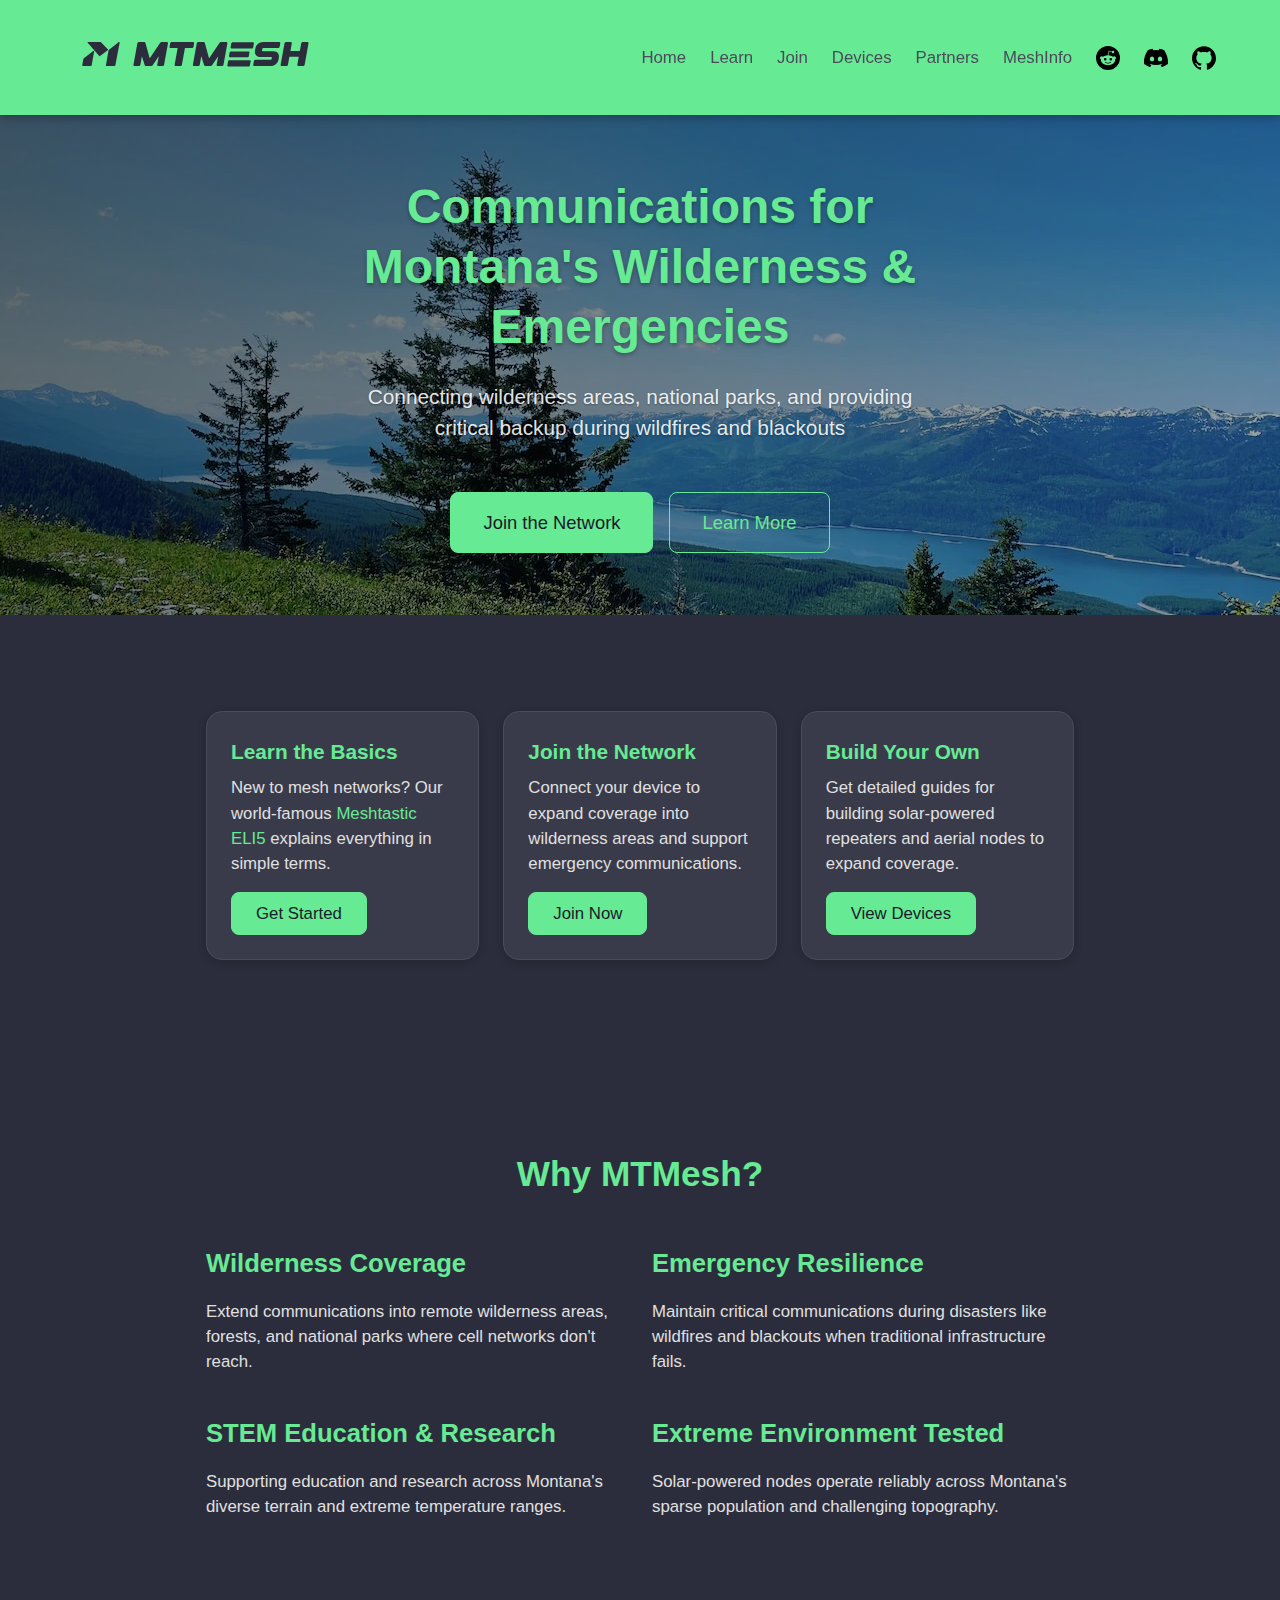
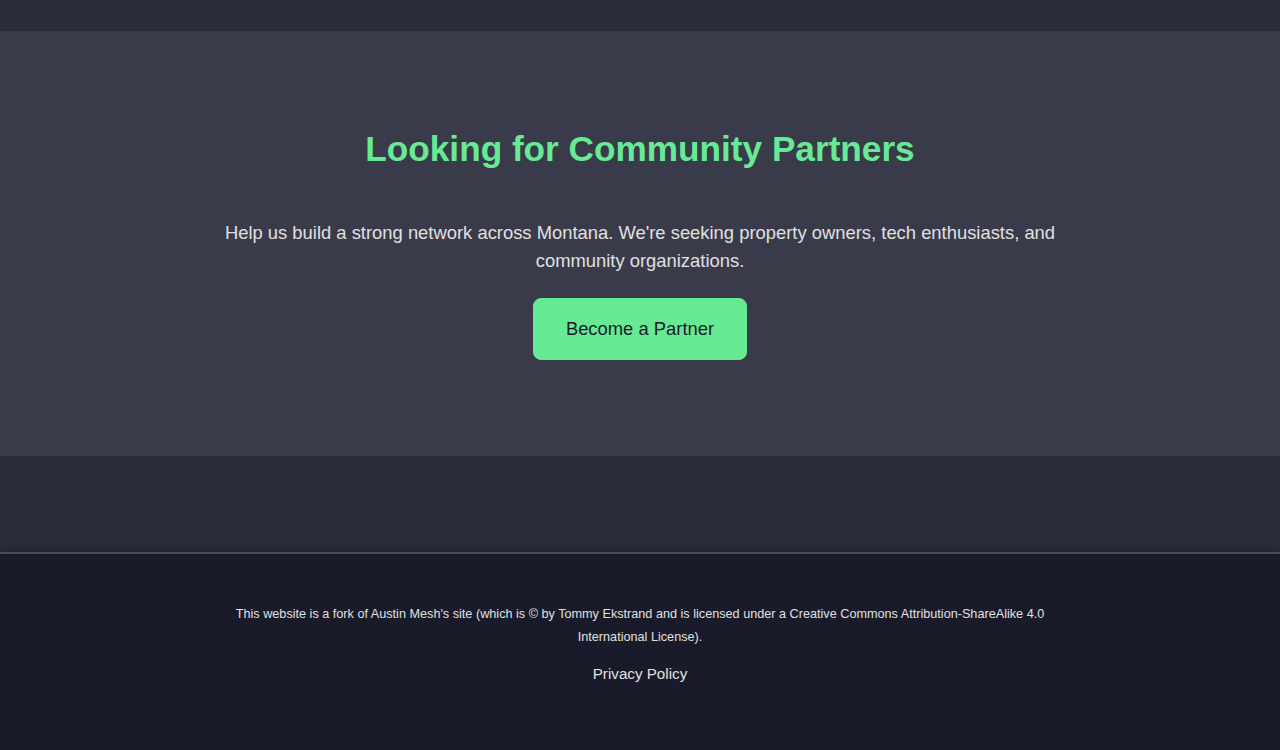
<file: index.html>
<!DOCTYPE html>
<html lang="en">
    <head>
        <title>MTMesh - Wilderness & Emergency Communications Network</title>
        <meta name="description" content="Community-built mesh network providing critical communications in Montana's wilderness areas, national parks, and during emergencies like wildfires and blackouts. Supporting STEM education across diverse terrain.">
        <meta name="viewport" content="width=device-width, initial-scale=1.0">
        <meta charset="utf-8">
        <link rel="apple-touch-icon" sizes="180x180" href="/apple-touch-icon.png">
        <link rel="icon" type="image/png" sizes="32x32" href="/favicon-32x32.png">
        <link rel="icon" type="image/png" sizes="16x16" href="/favicon-16x16.png">
        <link rel="manifest" href="/site.webmanifest">
        <link rel="stylesheet" href="modern-styles.css">
    </head>
    <body>
        <a href="#main" class="skip-link">Skip to main content</a>
        
        <header class="header">
            <div class="container">
                <div class="header-content">
                    <a href="/" aria-label="MTMesh Home">
                        <img src="images/MTMesh-Logo.svg" class="logo" alt="MTMesh Logo" width="240" height="58" />
                    </a>
                    
                    <nav class="nav" aria-label="Main navigation">
                        <ul class="nav-menu">
                            <li class="nav-item"><a href="/" class="nav-link">Home</a></li>
                            <li class="nav-item"><a href="/learn/" class="nav-link">Learn</a></li>
                            <li class="nav-item"><a href="/join/" class="nav-link">Join</a></li>
                            <li class="nav-item"><a href="/devices/" class="nav-link">Devices</a></li>
                            <li class="nav-item"><a href="/partners/" class="nav-link">Partners</a></li>
                            <!-- <li class="nav-item"><a href="/similar-networks/" class="nav-link">Networks</a></li> -->
                            <li class="nav-item"><a href="https://meshinfo.mtmesh.net" class="nav-link" target="_blank" rel="noopener">MeshInfo</a></li>
                        </ul>
                        
                        <div class="nav-social">
                            <a href="https://www.reddit.com/r/mtmesh/" target="_blank" rel="noopener" aria-label="Join MTMesh on Reddit">
                                <img src="images/social/reddit-simple.svg" width="24" height="24" alt="Reddit" />
                            </a>
                            <a href="https://discord.gg/KcvbFzhV" target="_blank" rel="noopener" aria-label="Join MTMesh Discord">
                                <img src="images/social/discord-simple.svg" width="24" height="24" alt="Discord" />
                            </a>
                            <a href="https://github.com/mtmesh/www" target="_blank" rel="noopener" aria-label="MTMesh GitHub">
                                <img src="images/social/github-simple.svg" width="24" height="24" alt="GitHub" />
                            </a>
                        </div>
                    </nav>
                </div>
            </div>
        </header>

        <main id="main">
            <section class="hero lazy" 
                     data-bg="images/mtmesh-hero-small.webp" 
                     data-bg-retina="images/mtmesh-hero-large.webp"
                     aria-label="Montana countryside with mesh network technology">
                <div class="hero-content fade-in">
                    <h1 class="hero-title">Communications for Montana's Wilderness & Emergencies</h1>
                    <p class="hero-subtitle">Connecting wilderness areas, national parks, and providing critical backup during wildfires and blackouts</p>
                    <div class="hero-actions">
                        <a href="/join/" class="btn btn-secondary btn-large">Join the Network</a>
                        <a href="/learn/" class="btn btn-outline btn-large">Learn More</a>
                    </div>
                </div>
            </section>

            <section class="section">
                <div class="container-content">
                    <div class="grid grid-3">
                        <div class="card slide-up">
                            <h3 class="card-title">Learn the Basics</h3>
                            <div class="card-content">
                                <p>New to mesh networks? Our world-famous <a href="/learn/#eli5">Meshtastic ELI5</a> explains everything in simple terms.</p>
                                <a href="/learn/" class="btn btn-primary">Get Started</a>
                            </div>
                        </div>
                        
                        <div class="card slide-up">
                            <h3 class="card-title">Join the Network</h3>
                            <div class="card-content">
                                <p>Connect your device to expand coverage into wilderness areas and support emergency communications.</p>
                                <a href="/join/" class="btn btn-primary">Join Now</a>
                            </div>
                        </div>
                        
                        <div class="card slide-up">
                            <h3 class="card-title">Build Your Own</h3>
                            <div class="card-content">
                                <p>Get detailed guides for building solar-powered repeaters and aerial nodes to expand coverage.</p>
                                <a href="/devices/" class="btn btn-primary">View Devices</a>
                            </div>
                        </div>
                    </div>
                </div>
            </section>

            <section class="section">
                <div class="container-content">
                    <div class="text-center">
                        <h2 class="section-title">Why MTMesh?</h2>
                    </div>
                    
                    <div class="grid grid-2">
                        <div>
                            <h3>Wilderness Coverage</h3>
                            <p>Extend communications into remote wilderness areas, forests, and national parks where cell networks don't reach.</p>
                        </div>
                        
                        <div>
                            <h3>Emergency Resilience</h3>
                            <p>Maintain critical communications during disasters like wildfires and blackouts when traditional infrastructure fails.</p>
                        </div>
                        
                        <div>
                            <h3>STEM Education & Research</h3>
                            <p>Supporting education and research across Montana's diverse terrain and extreme temperature ranges.</p>
                        </div>
                        
                        <div>
                            <h3>Extreme Environment Tested</h3>
                            <p>Solar-powered nodes operate reliably across Montana's sparse population and challenging topography.</p>
                        </div>
                    </div>
                </div>
            </section>

            <section class="section section-surface">
                <div class="container-content text-center">
                    <h2 class="section-title">Looking for Community Partners</h2>
                    <p class="text-large mb-lg">Help us build a strong network across Montana. We're seeking property owners, tech enthusiasts, and community organizations.</p>
                    <a href="/partners/" class="btn btn-secondary btn-large">Become a Partner</a>
                </div>
            </section>
        </main>

        <footer class="footer">
            <div class="container-content">
                <p><small>This website is a fork of <a href="https://www.austinmesh.org/" target="_blank" rel="noopener">Austin Mesh's site</a> (which is © by Tommy Ekstrand and is licensed under a Creative Commons Attribution-ShareAlike 4.0 International License).</small></p>
                <p><a href="/privacy/">Privacy Policy</a></p>
            </div>
        </footer>
        <script>
            // Lazy loading for hero background images
            document.addEventListener("DOMContentLoaded", function() {
                const lazyContainers = document.querySelectorAll('.lazy');
                
                const options = {
                    root: null,
                    rootMargin: '0px',
                    threshold: 0.1
                };
                
                const observer = new IntersectionObserver((entries) => {
                    entries.forEach(entry => {
                        if (entry.isIntersecting) {
                            const container = entry.target;
                            const isRetina = window.devicePixelRatio > 1;
                            const bgImage = isRetina ? container.dataset.bgRetina : container.dataset.bg;
                            container.style.backgroundImage = `url(${bgImage})`;
                            observer.unobserve(container);
                        }
                    });
                }, options);
                
                lazyContainers.forEach(container => {
                    observer.observe(container);
                });
                
                // Add loaded class for animations
                document.body.classList.add("loaded");
            });
        </script>
    </body>
</html>
</file>
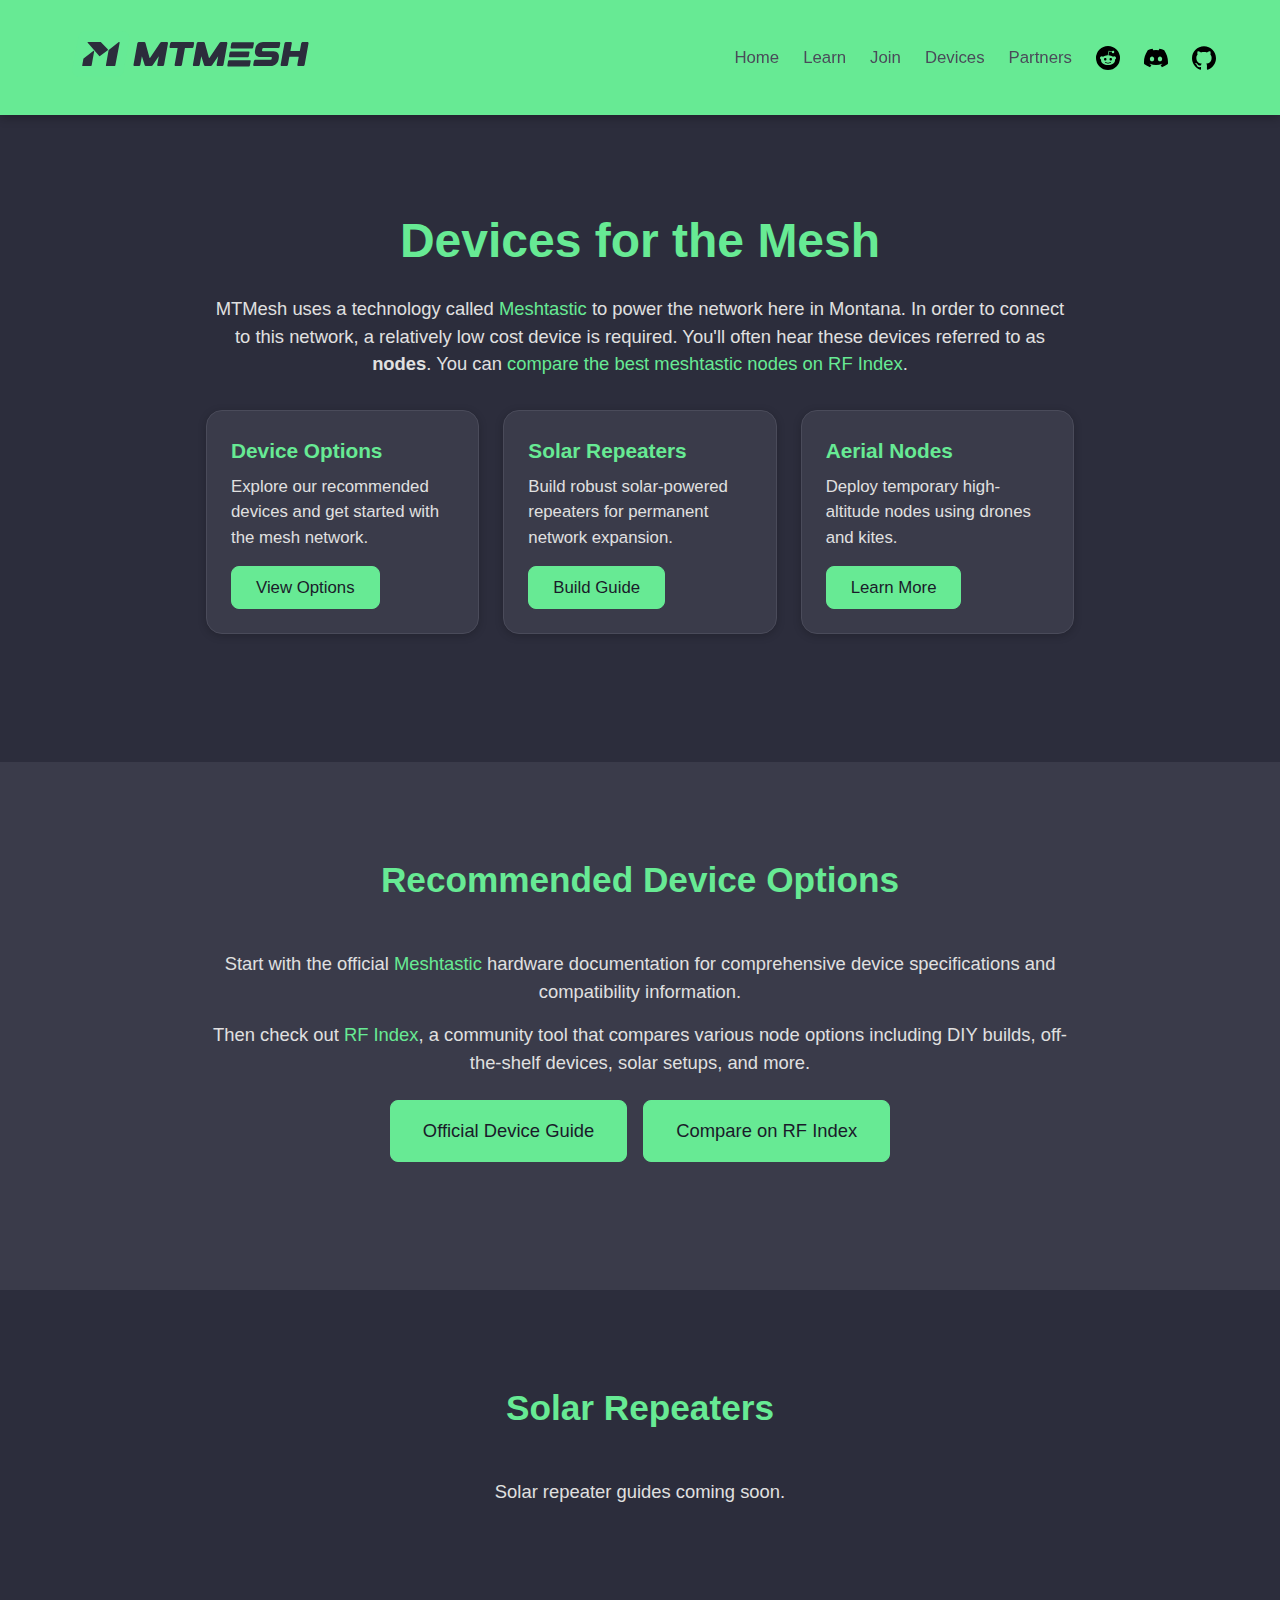
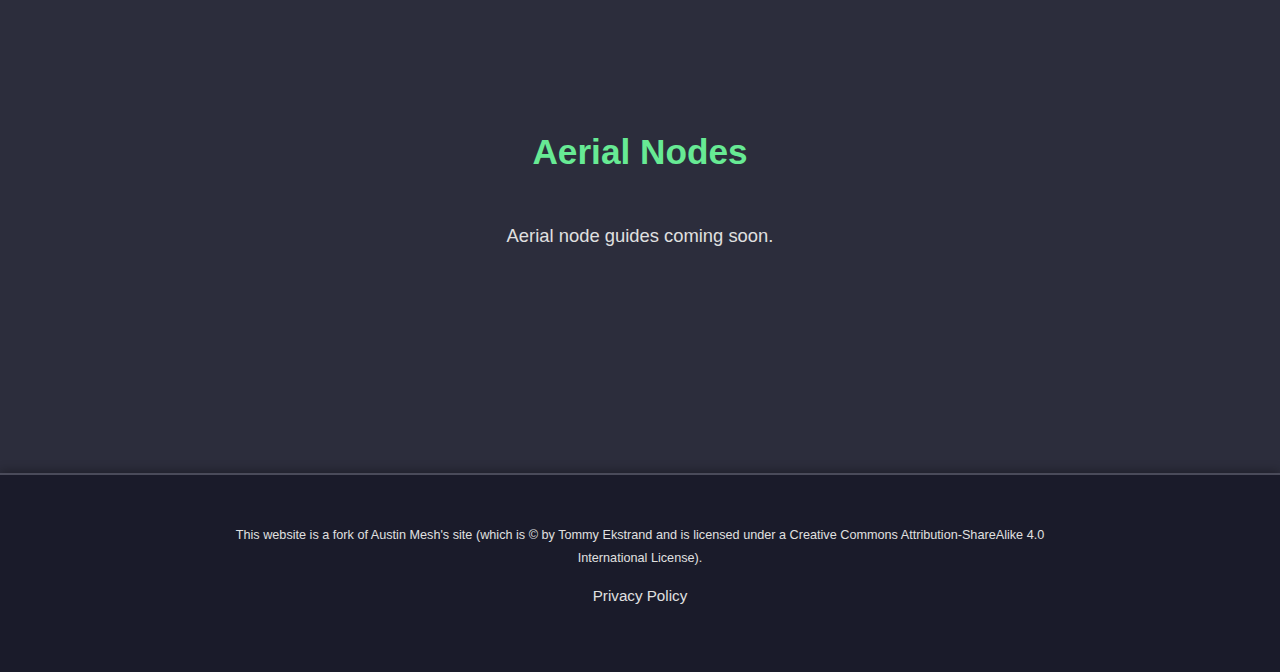
<file: devices/index.html>
<!DOCTYPE html>
<html lang="en">
    <head>
        <title>Meshtastic Devices | MTMesh</title>
        <meta name="description" content="Tried and tested solar-powered repeater build methods and parts for making your own Meshtastic repeater.">
        <meta name="viewport" content="width=device-width, initial-scale=1.0">
        <meta charset="utf-8">
        <link rel="apple-touch-icon" sizes="180x180" href="/apple-touch-icon.png">
        <link rel="icon" type="image/png" sizes="32x32" href="/favicon-32x32.png">
        <link rel="icon" type="image/png" sizes="16x16" href="/favicon-16x16.png">
        <link rel="manifest" href="/site.webmanifest">
        <link rel="stylesheet" href="../modern-styles.css">
    </head>
    <body>
        <a href="#main" class="skip-link">Skip to main content</a>
        
        <header class="header">
            <div class="container">
                <div class="header-content">
                    <a href="/" aria-label="MTMesh Home">
                        <img src="../images/MTMesh-Logo.svg" class="logo" alt="MTMesh Logo" width="240" height="58" />
                    </a>
                    
                    <nav class="nav" aria-label="Main navigation">
                        <ul class="nav-menu">
                            <li class="nav-item"><a href="/" class="nav-link">Home</a></li>
                            <li class="nav-item"><a href="/learn/" class="nav-link">Learn</a></li>
                            <li class="nav-item"><a href="/join/" class="nav-link">Join</a></li>
                            <li class="nav-item"><a href="/devices/" class="nav-link" aria-current="page">Devices</a></li>
                            <li class="nav-item"><a href="/partners/" class="nav-link">Partners</a></li>
                            <!-- <li class="nav-item"><a href="/similar-networks/" class="nav-link">Networks</a></li> -->
                            <!-- <li class="nav-item"><a href="https://meshinfo.mtmesh.net" target="_blank" rel="noopener" class="nav-link">MeshInfo</a></li> -->
                        </ul>
                        
                        <div class="nav-social">
                            <a href="https://www.reddit.com/r/mtmesh/" target="_blank" rel="noopener" aria-label="Join MTMesh on Reddit">
                                <img src="../images/social/reddit-simple.svg" width="24" height="24" alt="Reddit" />
                            </a>
                            <a href="https://discord.gg/DsReq2nr" target="_blank" rel="noopener" aria-label="Join MTMesh Discord">
                                <img src="../images/social/discord-simple.svg" width="24" height="24" alt="Discord" />
                            </a>
                            <a href="https://github.com/mtmesh/www" target="_blank" rel="noopener" aria-label="MTMesh GitHub">
                                <img src="../images/social/github-simple.svg" width="24" height="24" alt="GitHub" />
                            </a>
                        </div>
                    </nav>
                </div>
            </div>
        </header>

        <main id="main">
            <section class="section">
                <div class="container-content">
                    <div class="text-center mb-xl">
                        <h1>Devices for the Mesh</h1>
                        <p class="text-large">MTMesh uses a technology called <a href="https://meshtastic.org" target="_blank">Meshtastic</a> to power the network here in Montana. In order to connect to this network, a relatively low cost device is required. You'll often hear these devices referred to as <strong>nodes</strong>. You can <a href="https://www.rfindex.com">compare the best meshtastic nodes on RF Index</a>.</p>
                    </div>
                    
                    <div class="grid grid-3 mb-xl">
                        <div class="card">
                            <h3 class="card-title">Device Options</h3>
                            <div class="card-content">
                                <p>Explore our recommended devices and get started with the mesh network.</p>
                                <a href="#options" class="btn btn-primary">View Options</a>
                            </div>
                        </div>
                        
                        <div class="card">
                            <h3 class="card-title">Solar Repeaters</h3>
                            <div class="card-content">
                                <p>Build robust solar-powered repeaters for permanent network expansion.</p>
                                <a href="#solar" class="btn btn-primary">Build Guide</a>
                            </div>
                        </div>
                        
                        <div class="card">
                            <h3 class="card-title">Aerial Nodes</h3>
                            <div class="card-content">
                                <p>Deploy temporary high-altitude nodes using drones and kites.</p>
                                <a href="#aerial" class="btn btn-primary">Learn More</a>
                            </div>
                        </div>
                    </div>
                </div>
            </section>


            <section id="options" class="section section-surface">
                <div class="container-content">
                    <div class="text-center mb-xl">
                        <h2 class="section-title">Recommended Device Options</h2>
                        <p class="text-large mb-md">Start with the official <a href="https://meshtastic.org">Meshtastic</a> hardware documentation for comprehensive device specifications and compatibility information.</p>
                        <p class="text-large">Then check out <a href="https://www.rfindex.com">RF Index</a>, a community tool that compares various node options including DIY builds, off-the-shelf devices, solar setups, and more.</p>
                        <div class="mt-lg hero-actions">
                            <a href="https://meshtastic.org/docs/hardware/devices/" target="_blank" class="btn btn-primary btn-large">Official Device Guide</a>
                            <a href="https://www.rfindex.com" target="_blank" class="btn btn-secondary btn-large">Compare on RF Index</a>
                        </div>
                    </div>
                </div>
            </section>


            <section id="solar" class="section">
                <div class="container-content">
                    <div class="text-center mb-xl">
                        <h2 class="section-title">Solar Repeaters</h2>
                        <p class="text-large">Solar repeater guides coming soon.</p>
                    </div>
                </div>
            </section>

            <section id="aerial" class="section">
                <div class="container-content">
                    <div class="text-center mb-xl">
                        <h2 class="section-title">Aerial Nodes</h2>
                        <p class="text-large">Aerial node guides coming soon.</p>
                    </div>

                </div>
            </section>
        </main>

        <footer class="footer">
            <div class="container-content">
                <p><small>This website is a fork of <a href="https://www.austinmesh.org/" target="_blank" rel="noopener">Austin Mesh's site</a> (which is © by Tommy Ekstrand and is licensed under a Creative Commons Attribution-ShareAlike 4.0 International License).</small></p>
                <p><a href="/privacy/">Privacy Policy</a></p>
            </div>
        </footer>

        <script>
            document.addEventListener("DOMContentLoaded", function() {
                // Add loaded class for animations
                document.body.classList.add("loaded");
            });
        </script>
    </body>
</html>
</file>
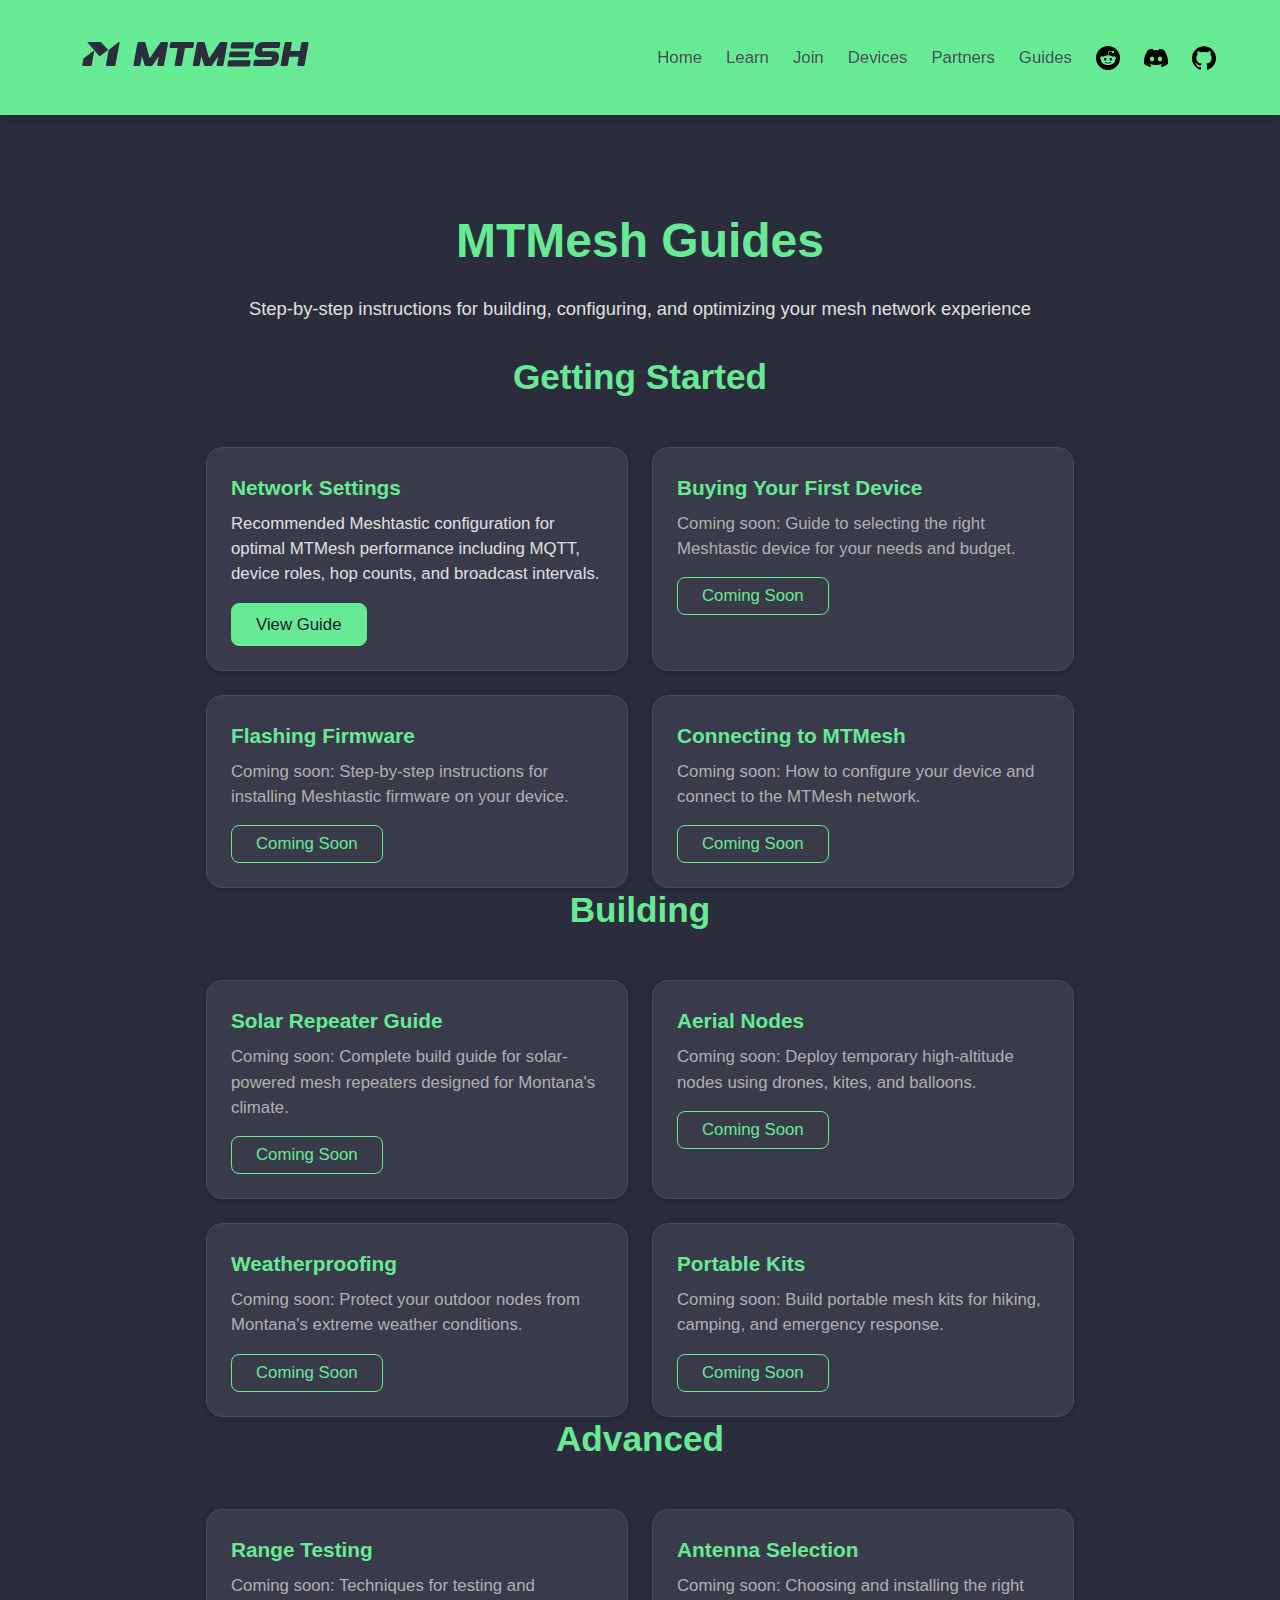
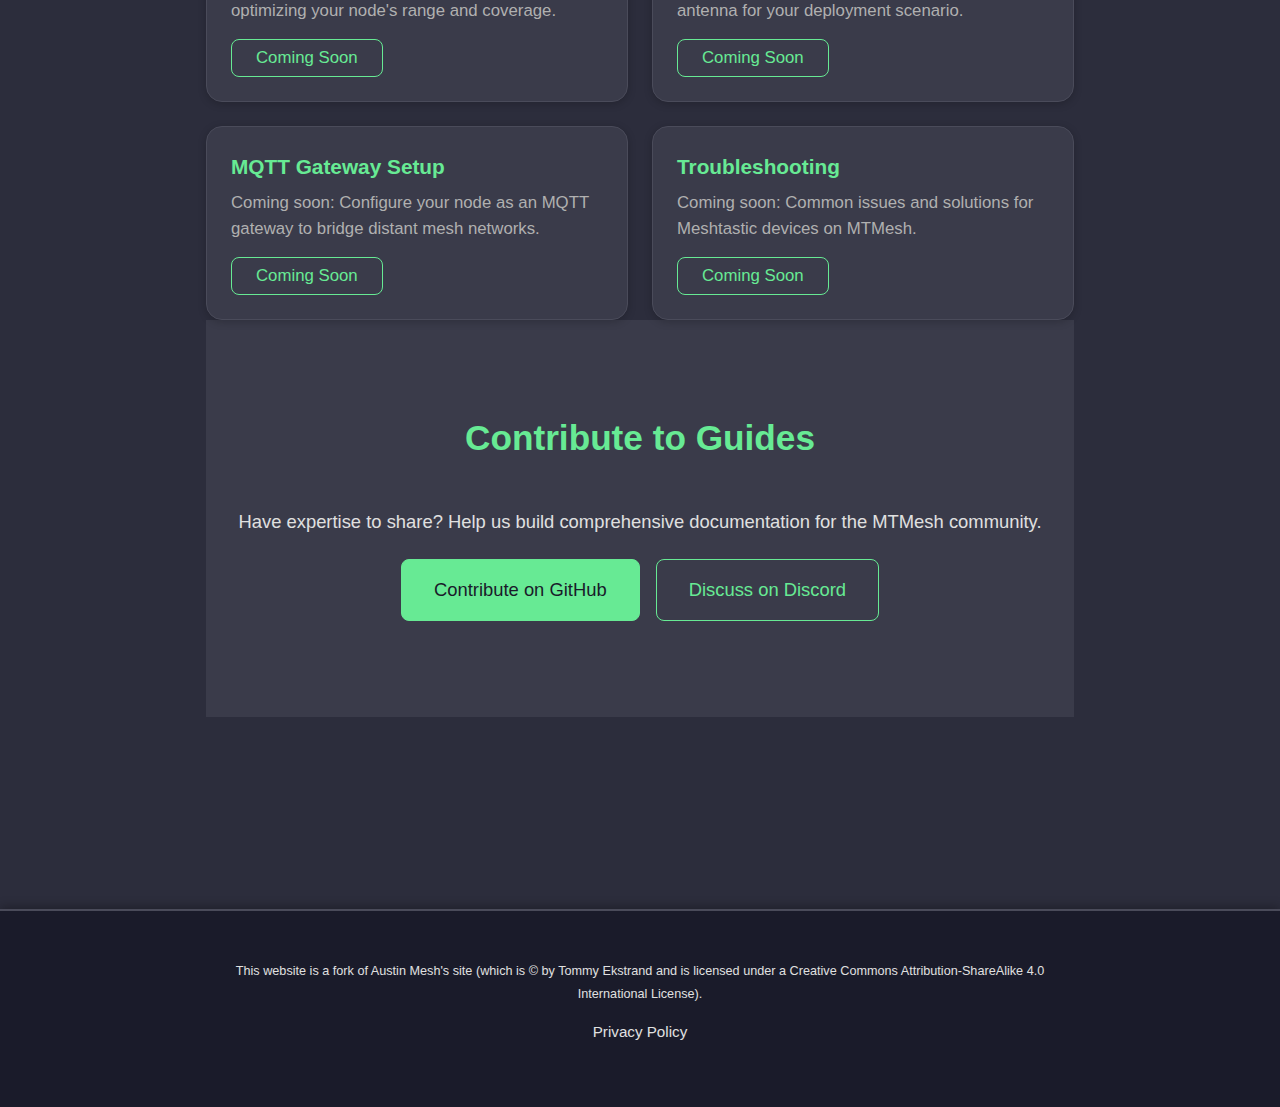
<file: guides/index.html>
<!DOCTYPE html>
<html lang="en">
    <head>
        <title>Guides | MTMesh</title>
        <meta name="description" content="Comprehensive guides for building, configuring, and optimizing Meshtastic devices for the MTMesh network.">
        <meta name="viewport" content="width=device-width, initial-scale=1.0">
        <meta charset="utf-8">
        <link rel="apple-touch-icon" sizes="180x180" href="/apple-touch-icon.png">
        <link rel="icon" type="image/png" sizes="32x32" href="/favicon-32x32.png">
        <link rel="icon" type="image/png" sizes="16x16" href="/favicon-16x16.png">
        <link rel="manifest" href="/site.webmanifest">
        <link rel="stylesheet" href="../modern-styles.css">
    </head>
    <body>
        <a href="#main" class="skip-link">Skip to main content</a>

        <header class="header">
            <div class="container">
                <div class="header-content">
                    <a href="/" aria-label="MTMesh Home">
                        <img src="../images/MTMesh-Logo.svg" class="logo" alt="MTMesh Logo" width="240" height="58" />
                    </a>

                    <nav class="nav" aria-label="Main navigation">
                        <ul class="nav-menu">
                            <li class="nav-item"><a href="/" class="nav-link">Home</a></li>
                            <li class="nav-item"><a href="/learn/" class="nav-link">Learn</a></li>
                            <li class="nav-item"><a href="/join/" class="nav-link">Join</a></li>
                            <li class="nav-item"><a href="/devices/" class="nav-link">Devices</a></li>
                            <li class="nav-item"><a href="/partners/" class="nav-link">Partners</a></li>
                            <li class="nav-item"><a href="/guides/" class="nav-link" aria-current="page">Guides</a></li>
                        </ul>

                        <div class="nav-social">
                            <a href="https://www.reddit.com/r/mtmesh/" target="_blank" rel="noopener" aria-label="Join MTMesh on Reddit">
                                <img src="../images/social/reddit-simple.svg" width="24" height="24" alt="Reddit" />
                            </a>
                            <a href="https://discord.gg/DsReq2nr" target="_blank" rel="noopener" aria-label="Join MTMesh Discord">
                                <img src="../images/social/discord-simple.svg" width="24" height="24" alt="Discord" />
                            </a>
                            <a href="https://github.com/mtmesh/www" target="_blank" rel="noopener" aria-label="MTMesh GitHub">
                                <img src="../images/social/github-simple.svg" width="24" height="24" alt="GitHub" />
                            </a>
                        </div>
                    </nav>
                </div>
            </div>
        </header>

        <main id="main">
            <section class="section">
                <div class="container-content">
                    <div class="text-center mb-xl">
                        <h1>MTMesh Guides</h1>
                        <p class="text-large">Step-by-step instructions for building, configuring, and optimizing your mesh network experience</p>
                    </div>

                    <!-- Getting Started -->
                    <div class="mb-2xl">
                        <h2 class="section-title">Getting Started</h2>
                        <div class="grid grid-2">
                            <div class="card">
                                <h3 class="card-title">Network Settings</h3>
                                <div class="card-content">
                                    <p class="mb-md">Recommended Meshtastic configuration for optimal MTMesh performance including MQTT, device roles, hop counts, and broadcast intervals.</p>
                                    <a href="/guides/network-settings/" class="btn btn-primary">View Guide</a>
                                </div>
                            </div>

                            <div class="card">
                                <h3 class="card-title">Buying Your First Device</h3>
                                <div class="card-content">
                                    <p class="mb-md text-muted">Coming soon: Guide to selecting the right Meshtastic device for your needs and budget.</p>
                                    <button class="btn btn-outline" disabled>Coming Soon</button>
                                </div>
                            </div>

                            <div class="card">
                                <h3 class="card-title">Flashing Firmware</h3>
                                <div class="card-content">
                                    <p class="mb-md text-muted">Coming soon: Step-by-step instructions for installing Meshtastic firmware on your device.</p>
                                    <button class="btn btn-outline" disabled>Coming Soon</button>
                                </div>
                            </div>

                            <div class="card">
                                <h3 class="card-title">Connecting to MTMesh</h3>
                                <div class="card-content">
                                    <p class="mb-md text-muted">Coming soon: How to configure your device and connect to the MTMesh network.</p>
                                    <button class="btn btn-outline" disabled>Coming Soon</button>
                                </div>
                            </div>
                        </div>
                    </div>

                    <!-- Building -->
                    <div class="mb-2xl">
                        <h2 class="section-title">Building</h2>
                        <div class="grid grid-2">
                            <div class="card">
                                <h3 class="card-title">Solar Repeater Guide</h3>
                                <div class="card-content">
                                    <p class="mb-md text-muted">Coming soon: Complete build guide for solar-powered mesh repeaters designed for Montana's climate.</p>
                                    <button class="btn btn-outline" disabled>Coming Soon</button>
                                </div>
                            </div>

                            <div class="card">
                                <h3 class="card-title">Aerial Nodes</h3>
                                <div class="card-content">
                                    <p class="mb-md text-muted">Coming soon: Deploy temporary high-altitude nodes using drones, kites, and balloons.</p>
                                    <button class="btn btn-outline" disabled>Coming Soon</button>
                                </div>
                            </div>

                            <div class="card">
                                <h3 class="card-title">Weatherproofing</h3>
                                <div class="card-content">
                                    <p class="mb-md text-muted">Coming soon: Protect your outdoor nodes from Montana's extreme weather conditions.</p>
                                    <button class="btn btn-outline" disabled>Coming Soon</button>
                                </div>
                            </div>

                            <div class="card">
                                <h3 class="card-title">Portable Kits</h3>
                                <div class="card-content">
                                    <p class="mb-md text-muted">Coming soon: Build portable mesh kits for hiking, camping, and emergency response.</p>
                                    <button class="btn btn-outline" disabled>Coming Soon</button>
                                </div>
                            </div>
                        </div>
                    </div>

                    <!-- Advanced -->
                    <div class="mb-2xl">
                        <h2 class="section-title">Advanced</h2>
                        <div class="grid grid-2">
                            <div class="card">
                                <h3 class="card-title">Range Testing</h3>
                                <div class="card-content">
                                    <p class="mb-md text-muted">Coming soon: Techniques for testing and optimizing your node's range and coverage.</p>
                                    <button class="btn btn-outline" disabled>Coming Soon</button>
                                </div>
                            </div>

                            <div class="card">
                                <h3 class="card-title">Antenna Selection</h3>
                                <div class="card-content">
                                    <p class="mb-md text-muted">Coming soon: Choosing and installing the right antenna for your deployment scenario.</p>
                                    <button class="btn btn-outline" disabled>Coming Soon</button>
                                </div>
                            </div>

                            <div class="card">
                                <h3 class="card-title">MQTT Gateway Setup</h3>
                                <div class="card-content">
                                    <p class="mb-md text-muted">Coming soon: Configure your node as an MQTT gateway to bridge distant mesh networks.</p>
                                    <button class="btn btn-outline" disabled>Coming Soon</button>
                                </div>
                            </div>

                            <div class="card">
                                <h3 class="card-title">Troubleshooting</h3>
                                <div class="card-content">
                                    <p class="mb-md text-muted">Coming soon: Common issues and solutions for Meshtastic devices on MTMesh.</p>
                                    <button class="btn btn-outline" disabled>Coming Soon</button>
                                </div>
                            </div>
                        </div>
                    </div>

                    <!-- Contributing -->
                    <section class="section section-surface">
                        <div class="container-content text-center">
                            <h2 class="section-title">Contribute to Guides</h2>
                            <p class="text-large mb-lg">Have expertise to share? Help us build comprehensive documentation for the MTMesh community.</p>
                            <div class="hero-actions">
                                <a href="https://github.com/mtmesh/www" target="_blank" class="btn btn-secondary btn-large">Contribute on GitHub</a>
                                <a href="https://discord.gg/DsReq2nr" target="_blank" class="btn btn-outline btn-large">Discuss on Discord</a>
                            </div>
                        </div>
                    </section>
                </div>
            </section>
        </main>

        <footer class="footer">
            <div class="container-content">
                <p><small>This website is a fork of <a href="https://www.austinmesh.org/" target="_blank" rel="noopener">Austin Mesh's site</a> (which is © by Tommy Ekstrand and is licensed under a Creative Commons Attribution-ShareAlike 4.0 International License).</small></p>
                <p><a href="/privacy/">Privacy Policy</a></p>
            </div>
        </footer>

        <script>
            document.addEventListener("DOMContentLoaded", function() {
                // Add loaded class for animations
                document.body.classList.add("loaded");
            });
        </script>
    </body>
</html>
</file>
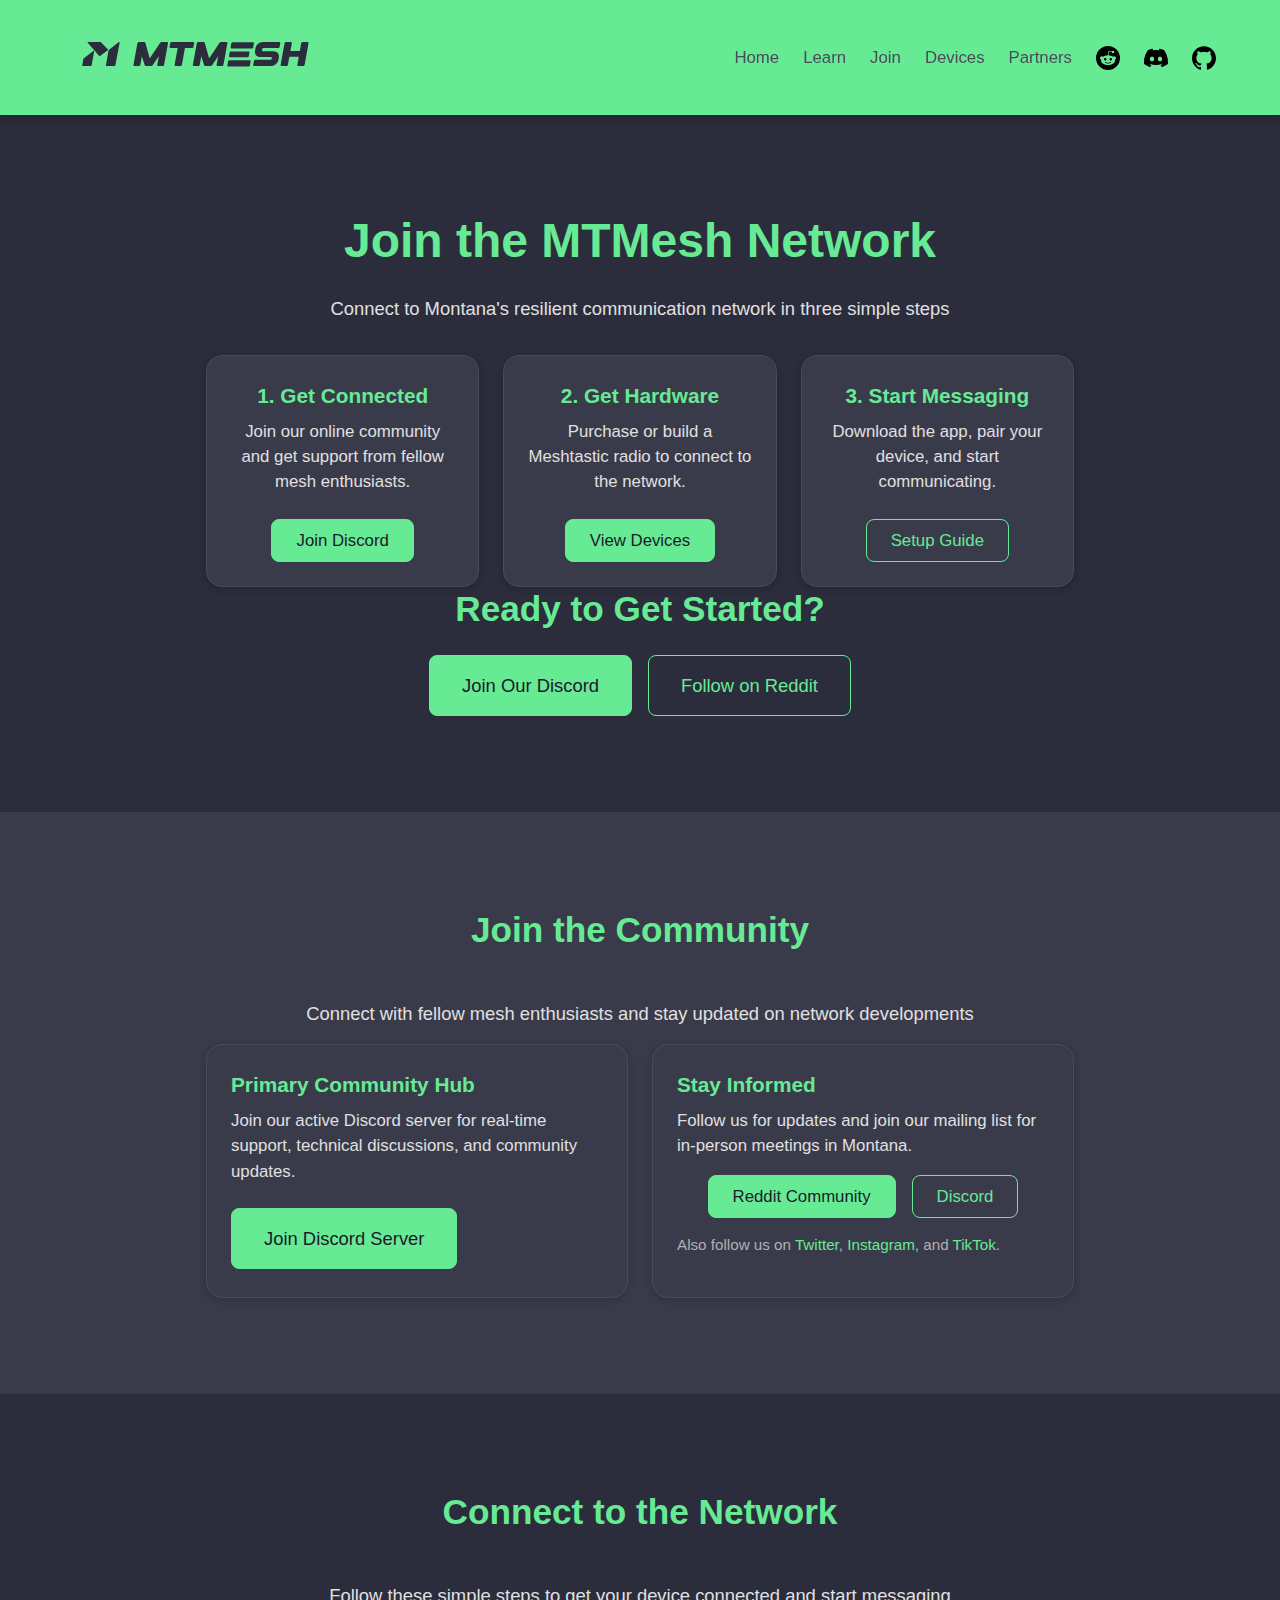
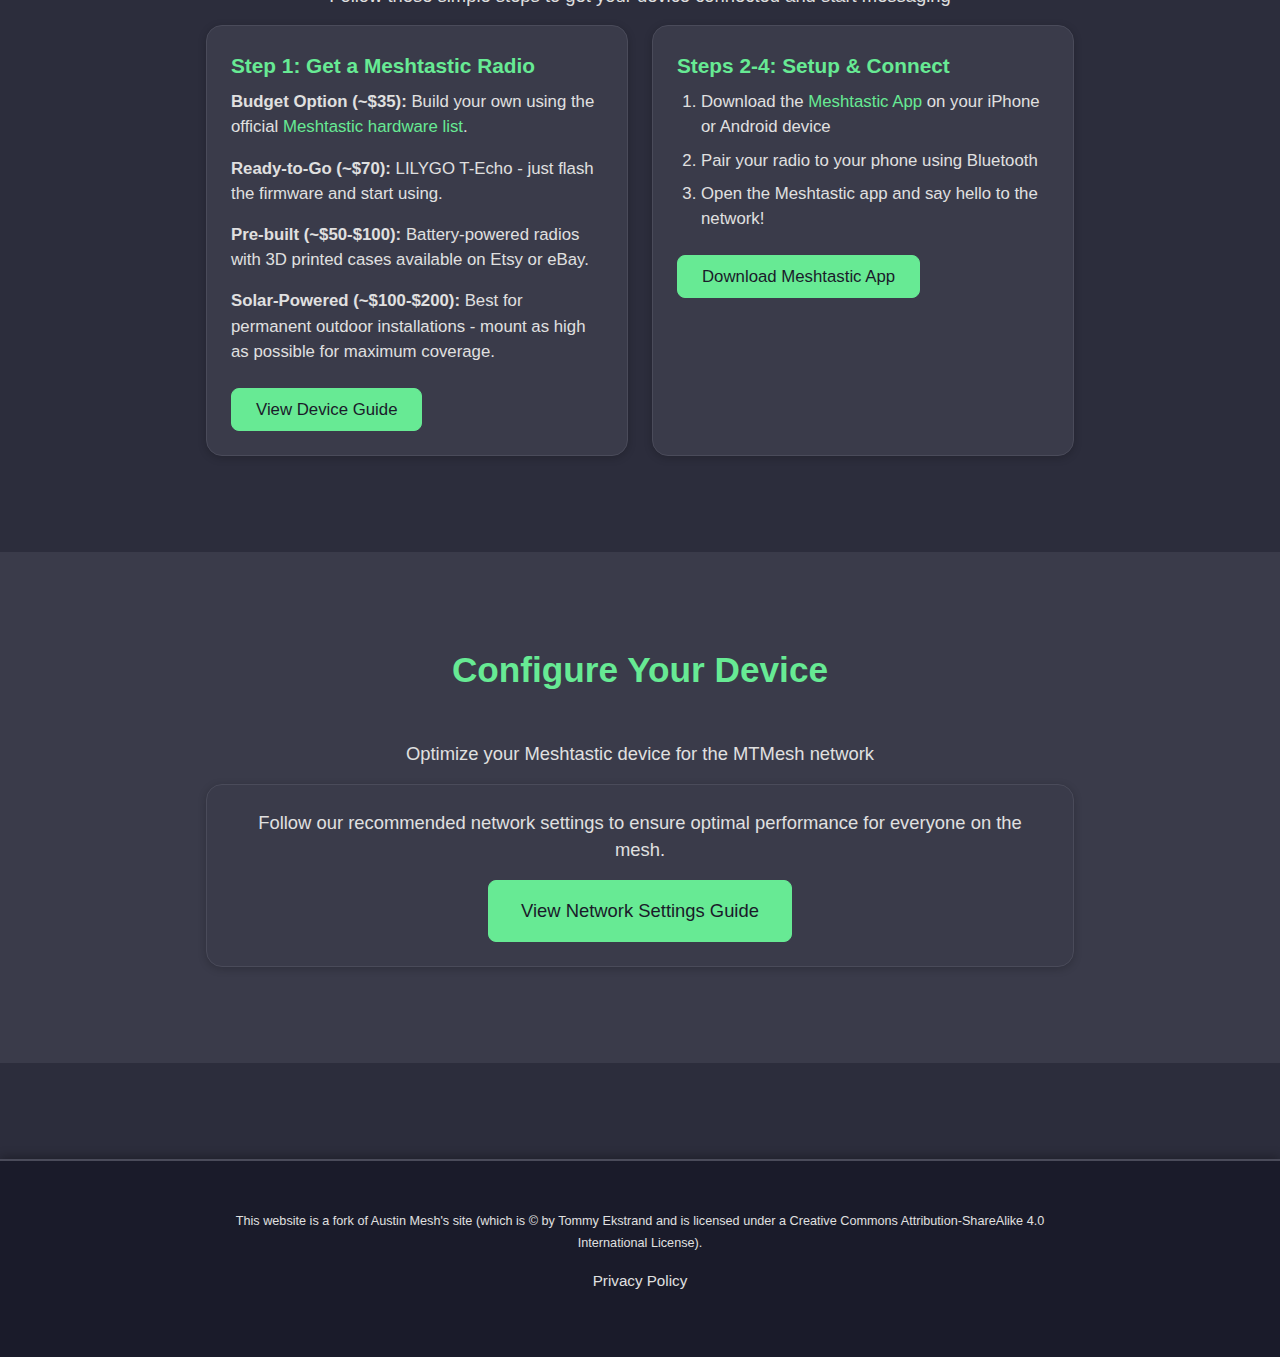
<file: join/index.html>
<!DOCTYPE html>
<html lang="en">
    <head>
        <title>Join MTMesh - Connect to Montana's Mesh Network</title>
        <meta name="description" content="Join MTMesh and connect to Montana's wilderness and emergency communications network. Get your device, join our community, and follow best practices for optimal network performance.">
        <meta name="viewport" content="width=device-width, initial-scale=1.0">
        <meta charset="utf-8">
        <link rel="apple-touch-icon" sizes="180x180" href="/apple-touch-icon.png">
        <link rel="icon" type="image/png" sizes="32x32" href="/favicon-32x32.png">
        <link rel="icon" type="image/png" sizes="16x16" href="/favicon-16x16.png">
        <link rel="manifest" href="/site.webmanifest">
        <link rel="stylesheet" href="../modern-styles.css">
    </head>
    <body>
        <a href="#main" class="skip-link">Skip to main content</a>
        
        <header class="header">
            <div class="container">
                <div class="header-content">
                    <a href="/" aria-label="MTMesh Home">
                        <img src="../images/MTMesh-Logo.svg" class="logo" alt="MTMesh Logo" width="240" height="58" />
                    </a>
                    
                    <nav class="nav" aria-label="Main navigation">
                        <ul class="nav-menu">
                            <li class="nav-item"><a href="/" class="nav-link">Home</a></li>
                            <li class="nav-item"><a href="/learn/" class="nav-link">Learn</a></li>
                            <li class="nav-item"><a href="/join/" class="nav-link">Join</a></li>
                            <li class="nav-item"><a href="/devices/" class="nav-link">Devices</a></li>
                            <li class="nav-item"><a href="/partners/" class="nav-link">Partners</a></li>
                            <!-- <li class="nav-item"><a href="/similar-networks/" class="nav-link">Networks</a></li> -->
                            <!-- <li class="nav-item"><a href="https://meshinfo.mtmesh.net" target="_blank" rel="noopener" class="nav-link">MeshInfo</a></li> -->
                        </ul>
                        
                        <div class="nav-social">
                            <a href="https://www.reddit.com/r/mtmesh/" target="_blank" rel="noopener" aria-label="Join MTMesh on Reddit">
                                <img src="../images/social/reddit-simple.svg" width="24" height="24" alt="Reddit" />
                            </a>
                            <a href="https://discord.gg/DsReq2nr" target="_blank" rel="noopener" aria-label="Join MTMesh Discord">
                                <img src="../images/social/discord-simple.svg" width="24" height="24" alt="Discord" />
                            </a>
                            <a href="https://github.com/mtmesh/www" target="_blank" rel="noopener" aria-label="MTMesh GitHub">
                                <img src="../images/social/github-simple.svg" width="24" height="24" alt="GitHub" />
                            </a>
                        </div>
                    </nav>
                </div>
            </div>
        </header>

        <main id="main">
            <!-- Hero Section -->
            <section class="section text-center">
                <div class="container-content">
                    <h1 class="fade-in">Join the MTMesh Network</h1>
                    <p class="text-large mb-xl">Connect to Montana's resilient communication network in three simple steps</p>
                    
                    <!-- Quick Action Cards -->
                    <div class="grid grid-3 mb-2xl">
                        <div class="card slide-up">
                            <h3 class="card-title">1. Get Connected</h3>
                            <div class="card-content">
                                <p class="mb-lg">Join our online community and get support from fellow mesh enthusiasts.</p>
                                <a href="https://discord.gg/DsReq2nr" target="_blank" class="btn btn-secondary">Join Discord</a>
                            </div>
                        </div>
                        
                        <div class="card slide-up">
                            <h3 class="card-title">2. Get Hardware</h3>
                            <div class="card-content">
                                <p class="mb-lg">Purchase or build a Meshtastic radio to connect to the network.</p>
                                <a href="/devices/" class="btn btn-primary">View Devices</a>
                            </div>
                        </div>
                        
                        <div class="card slide-up">
                            <h3 class="card-title">3. Start Messaging</h3>
                            <div class="card-content">
                                <p class="mb-lg">Download the app, pair your device, and start communicating.</p>
                                <a href="#network" class="btn btn-outline">Setup Guide</a>
                            </div>
                        </div>
                    </div>
                    
                    <!-- Primary CTAs -->
                    <div class="text-center">
                        <h2 class="mb-lg">Ready to Get Started?</h2>
                        <div class="hero-actions">
                            <a href="https://discord.gg/DsReq2nr" target="_blank" class="btn btn-secondary btn-large">Join Our Discord</a>
                            <a href="https://www.reddit.com/r/mtmesh/" target="_blank" class="btn btn-outline btn-large">Follow on Reddit</a>
                        </div>
                    </div>
                </div>
            </section>

            <!-- Join the Group Section -->
            <section id="group" class="section section-surface">
                <div class="container-content">
                    <div class="text-center mb-2xl">
                        <h2 class="section-title">Join the Community</h2>
                        <p class="text-large">Connect with fellow mesh enthusiasts and stay updated on network developments</p>
                    </div>
                    
                    <div class="grid grid-2">
                        <div class="card">
                            <h3 class="card-title">Primary Community Hub</h3>
                            <div class="card-content">
                                <p class="mb-lg">Join our active Discord server for real-time support, technical discussions, and community updates.</p>
                                <a href="https://discord.gg/DsReq2nr" target="_blank" class="btn btn-secondary btn-large">Join Discord Server</a>
                            </div>
                        </div>
                        
                        <div class="card">
                            <h3 class="card-title">Stay Informed</h3>
                            <div class="card-content">
                                <p class="mb-md">Follow us for updates and join our mailing list for in-person meetings in Montana.</p>
                                <div class="hero-actions mb-md">
                                    <a href="https://www.reddit.com/r/mtmesh/" target="_blank" class="btn btn-primary">Reddit Community</a>
                                    <a href="https://discord.gg/DsReq2nr" target="_blank" class="btn btn-outline">Discord</a>
                                </div>
                                <p class="text-small text-muted">Also follow us on <a href="https://twitter.com/MTMeshOrg" target="_blank">Twitter</a>, <a href="https://www.instagram.com/p/Cq0jOpYLpZy/" target="_blank">Instagram</a>, and <a href="https://www.tiktok.com/@mtmesh.org" target="_blank">TikTok</a>.</p>
                            </div>
                        </div>
                    </div>
                </div>
            </section>
            
            <!-- Connect to Network Section -->
            <section id="network" class="section">
                <div class="container-content">
                    <div class="text-center mb-2xl">
                        <h2 class="section-title">Connect to the Network</h2>
                        <p class="text-large">Follow these simple steps to get your device connected and start messaging</p>
                    </div>
                    
                    <div class="grid grid-2">
                        <div class="card">
                            <h3 class="card-title">Step 1: Get a Meshtastic Radio</h3>
                            <div class="card-content">
                                <p class="mb-md"><strong>Budget Option (~$35):</strong> Build your own using the official <a href="https://meshtastic.org/docs/hardware/devices/" target="_blank">Meshtastic hardware list</a>.</p>
                                <p class="mb-md"><strong>Ready-to-Go (~$70):</strong> LILYGO T-Echo - just flash the firmware and start using.</p>
                                <p class="mb-md"><strong>Pre-built (~$50-$100):</strong> Battery-powered radios with 3D printed cases available on Etsy or eBay.</p>
                                <p class="mb-lg"><strong>Solar-Powered (~$100-$200):</strong> Best for permanent outdoor installations - mount as high as possible for maximum coverage.</p>
                                <a href="/devices/" class="btn btn-primary">View Device Guide</a>
                            </div>
                        </div>
                        
                        <div class="card">
                            <h3 class="card-title">Steps 2-4: Setup & Connect</h3>
                            <div class="card-content">
                                <ol class="mb-lg" style="color: var(--color-text-light); padding-left: var(--space-lg);">
                                    <li class="mb-sm">Download the <a href="https://meshtastic.org/docs/software" target="_blank">Meshtastic App</a> on your iPhone or Android device</li>
                                    <li class="mb-sm">Pair your radio to your phone using Bluetooth</li>
                                    <li class="mb-sm">Open the Meshtastic app and say hello to the network!</li>
                                </ol>
                                <a href="https://meshtastic.org/docs/software" target="_blank" class="btn btn-secondary">Download Meshtastic App</a>
                            </div>
                        </div>
                    </div>
                </div>
            </section>
            <!-- Network Settings Section -->
            <section id="network-settings" class="section section-surface">
                <div class="container-content">
                    <div class="text-center mb-2xl">
                        <h2 class="section-title">Configure Your Device</h2>
                        <p class="text-large">Optimize your Meshtastic device for the MTMesh network</p>
                    </div>

                    <div class="card">
                        <div class="card-content text-center">
                            <p class="text-large mb-md">Follow our recommended network settings to ensure optimal performance for everyone on the mesh.</p>
                            <a href="/guides/network-settings/" class="btn btn-secondary btn-large">View Network Settings Guide</a>
                        </div>
                    </div>
                </div>
            </section>
        </main>

        <footer class="footer">
            <div class="container-content">
                <p><small>This website is a fork of <a href="https://www.austinmesh.org/" target="_blank" rel="noopener">Austin Mesh's site</a> (which is © by Tommy Ekstrand and is licensed under a Creative Commons Attribution-ShareAlike 4.0 International License).</small></p>
                <p><a href="/privacy/">Privacy Policy</a></p>
            </div>
        </footer>
        
        <script>
            document.addEventListener("DOMContentLoaded", function() {
                // Add loaded class for animations
                document.body.classList.add("loaded");
            });
        </script>
    </body>
</html>
</file>
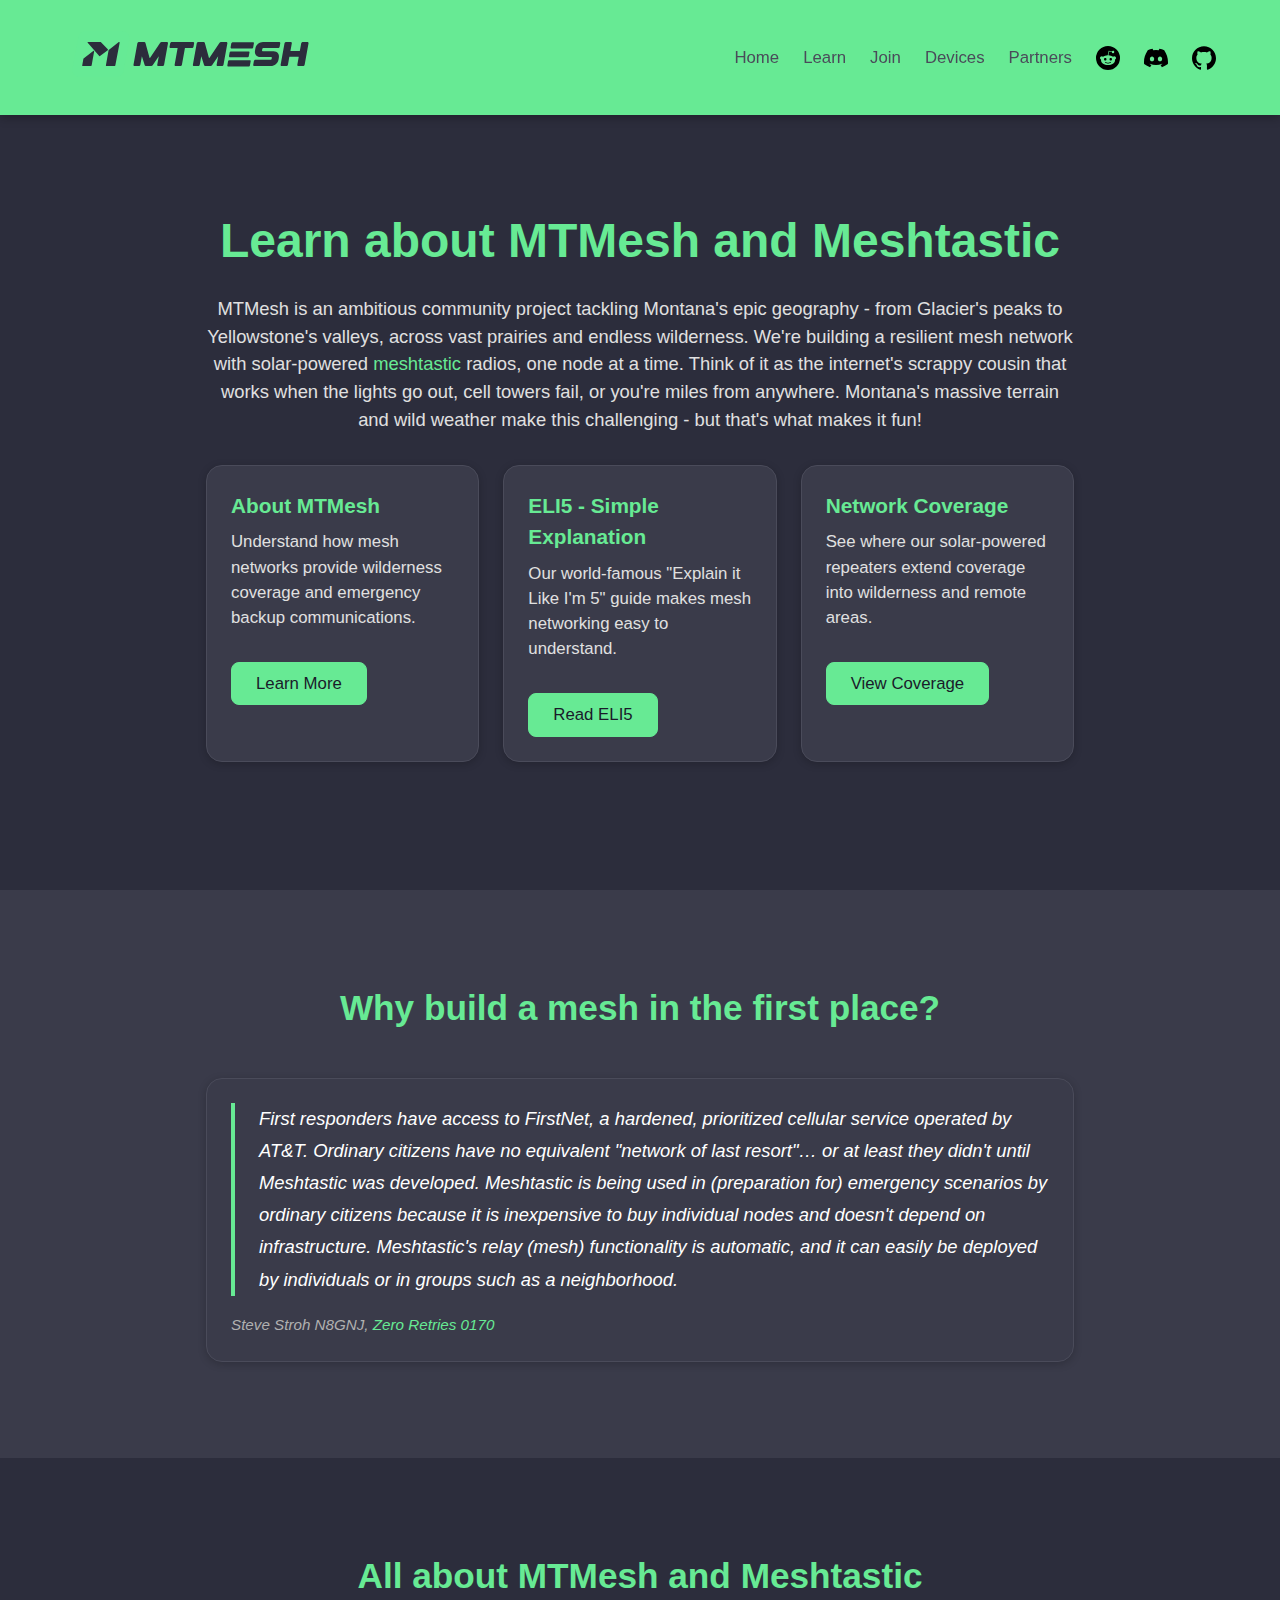
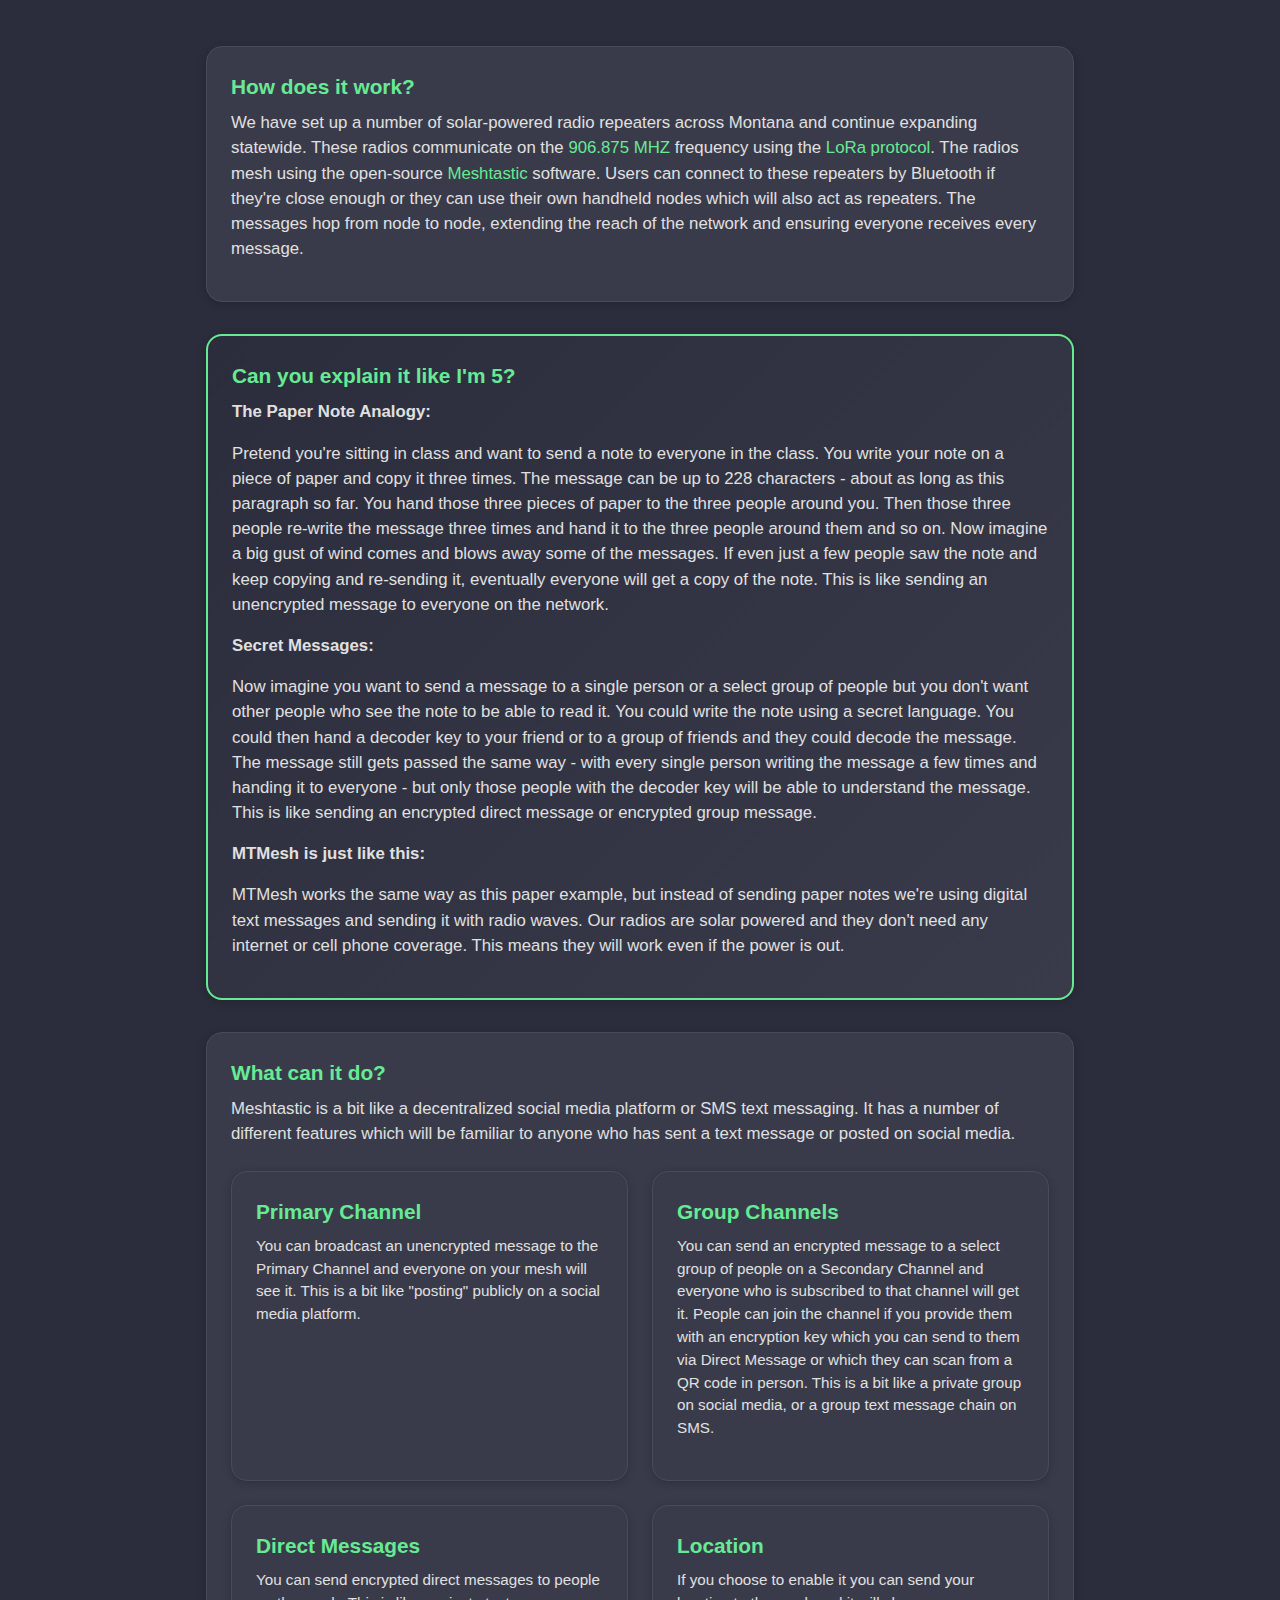
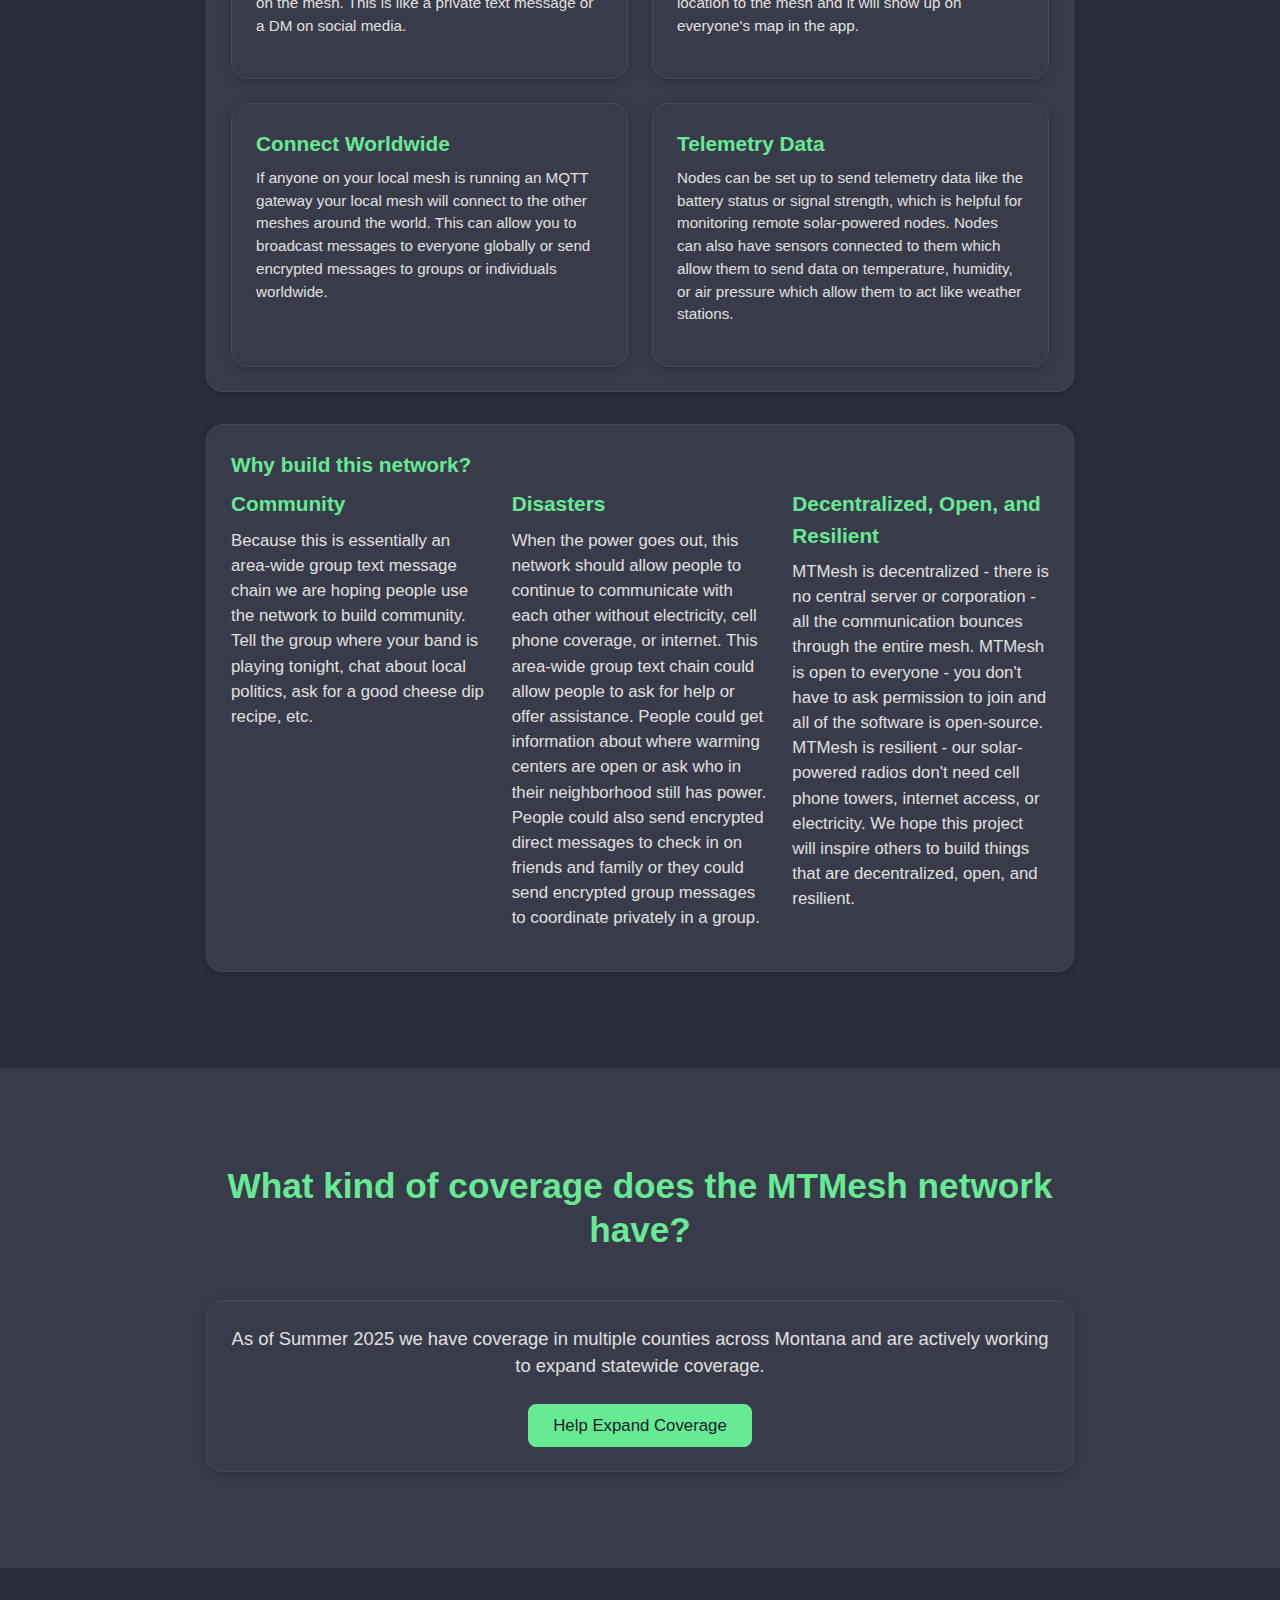
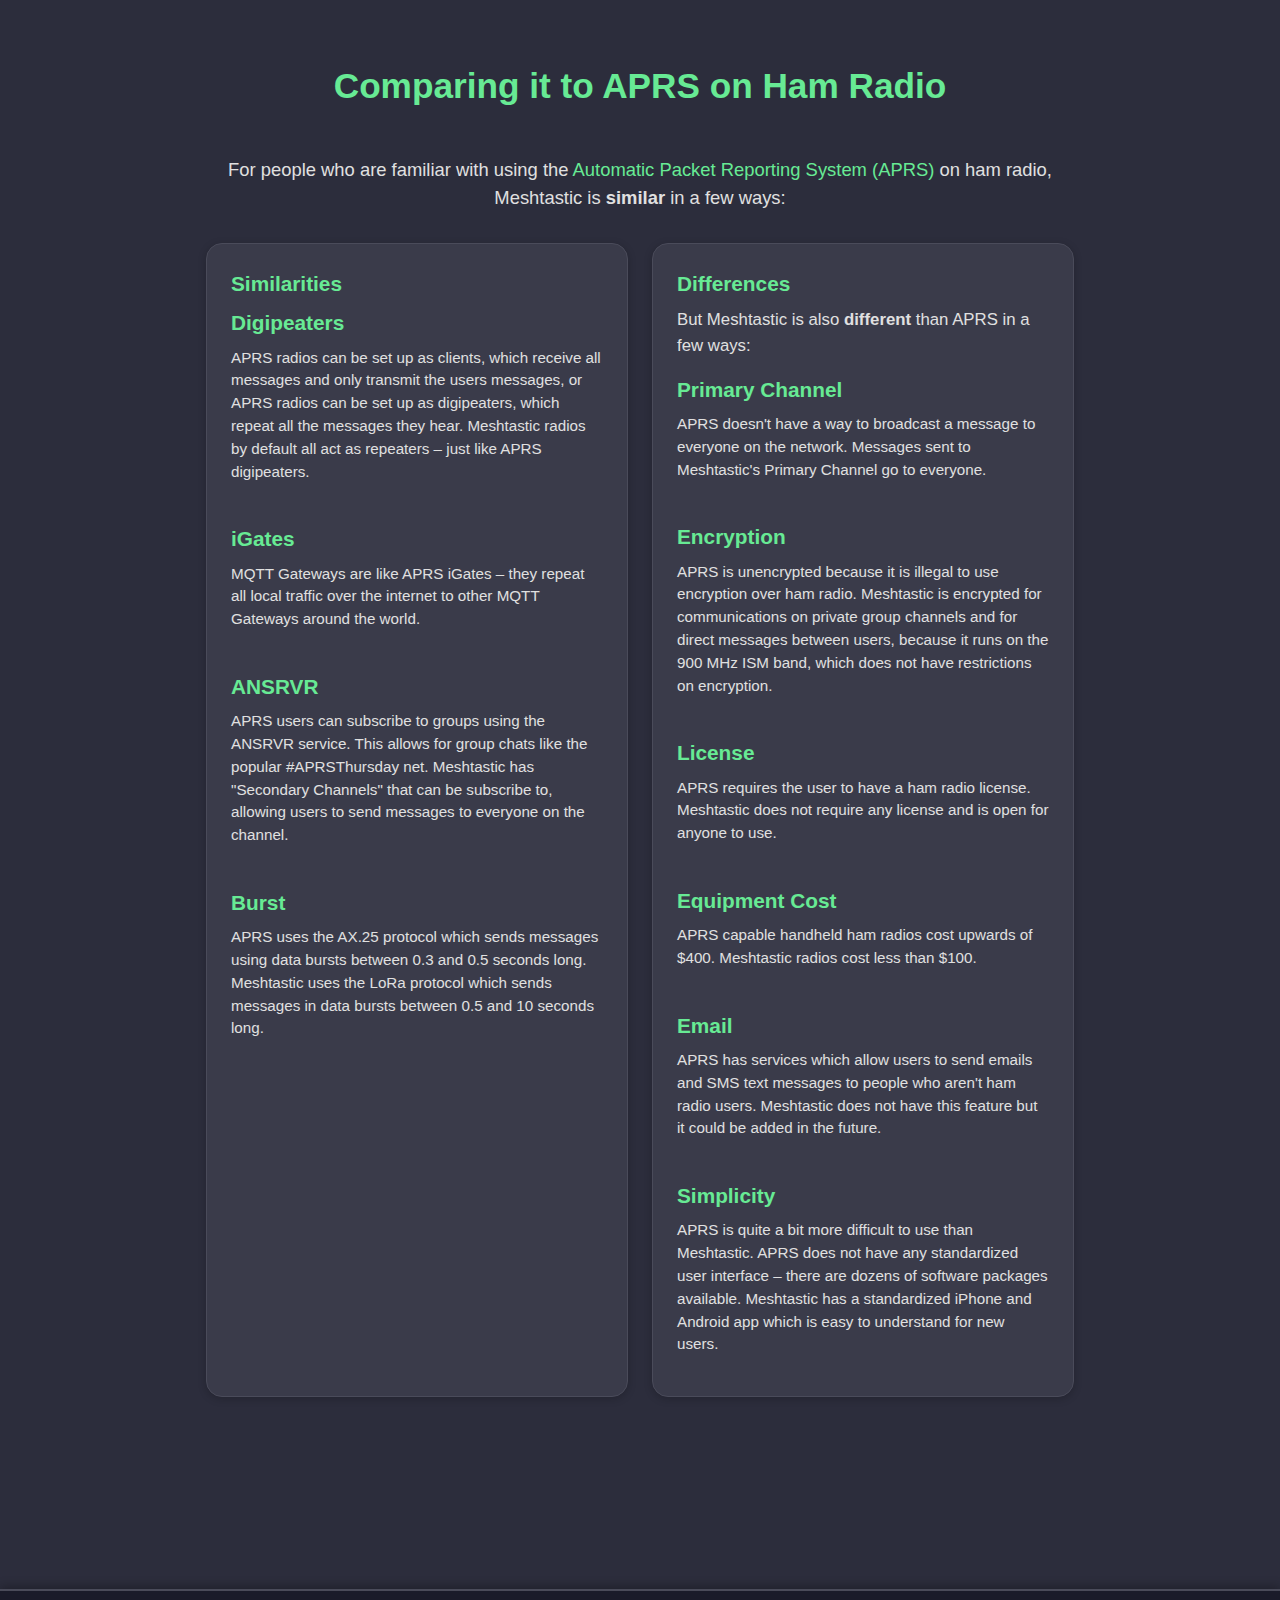
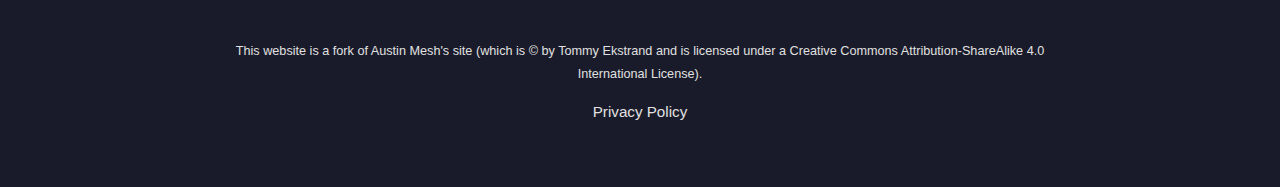
<file: learn/index.html>
<!DOCTYPE html>
<html lang="en">
    <head>
        <title>Learn about Meshtastic and MTMesh</title>
        <meta name="description" content="Learn all about Meshtastic, MTMesh, why we exist, and similar technologies.">
        <meta name="viewport" content="width=device-width, initial-scale=1.0">
        <meta charset="utf-8">
        <link rel="apple-touch-icon" sizes="180x180" href="/apple-touch-icon.png">
        <link rel="icon" type="image/png" sizes="32x32" href="/favicon-32x32.png">
        <link rel="icon" type="image/png" sizes="16x16" href="/favicon-16x16.png">
        <link rel="manifest" href="/site.webmanifest">
        <link rel="stylesheet" href="../modern-styles.css">
    </head>
    <body>
        <a href="#main" class="skip-link">Skip to main content</a>
        
        <header class="header">
            <div class="container">
                <div class="header-content">
                    <a href="/" aria-label="MTMesh Home">
                        <img src="../images/MTMesh-Logo.svg" class="logo" alt="MTMesh Logo" width="240" height="58" />
                    </a>
                    
                    <nav class="nav" aria-label="Main navigation">
                        <ul class="nav-menu">
                            <li class="nav-item"><a href="/" class="nav-link">Home</a></li>
                            <li class="nav-item"><a href="/learn/" class="nav-link">Learn</a></li>
                            <li class="nav-item"><a href="/join/" class="nav-link">Join</a></li>
                            <li class="nav-item"><a href="/devices/" class="nav-link">Devices</a></li>
                            <li class="nav-item"><a href="/partners/" class="nav-link">Partners</a></li>
                            <!-- <li class="nav-item"><a href="/similar-networks/" class="nav-link">Networks</a></li> -->
                            <!-- <li class="nav-item"><a href="https://meshinfo.mtmesh.net" class="nav-link" target="_blank" rel="noopener">MeshInfo</a></li> -->
                        </ul>
                        
                        <div class="nav-social">
                            <a href="https://www.reddit.com/r/mtmesh/" target="_blank" rel="noopener" aria-label="Join MTMesh on Reddit">
                                <img src="../images/social/reddit-simple.svg" width="24" height="24" alt="Reddit" />
                            </a>
                            <a href="https://discord.gg/DsReq2nr" target="_blank" rel="noopener" aria-label="Join MTMesh Discord">
                                <img src="../images/social/discord-simple.svg" width="24" height="24" alt="Discord" />
                            </a>
                            <a href="https://github.com/mtmesh/www" target="_blank" rel="noopener" aria-label="MTMesh GitHub">
                                <img src="../images/social/github-simple.svg" width="24" height="24" alt="GitHub" />
                            </a>
                        </div>
                    </nav>
                </div>
            </div>
        </header>

        <main id="main">
            <section class="section">
                <div class="container-content">
                    <div class="text-center mb-xl">
                        <h1>Learn about MTMesh and Meshtastic</h1>
                        <p class="text-large">MTMesh is an ambitious community project tackling Montana's epic geography - from Glacier's peaks to Yellowstone's valleys, across vast prairies and endless wilderness. We're building a resilient mesh network with solar-powered <a href="https://meshtastic.org/">meshtastic</a> radios, one node at a time. Think of it as the internet's scrappy cousin that works when the lights go out, cell towers fail, or you're miles from anywhere. Montana's massive terrain and wild weather make this challenging - but that's what makes it fun!</p>
                    </div>
                    
                    <!-- Quick Navigation Cards -->
                    <div class="grid grid-3 mb-xl">
                        <div class="card">
                            <h3 class="card-title">About MTMesh</h3>
                            <div class="card-content">
                                <p>Understand how mesh networks provide wilderness coverage and emergency backup communications.</p>
                                <a href="#about" class="btn btn-primary mt-md">Learn More</a>
                            </div>
                        </div>
                        
                        <div class="card">
                            <h3 class="card-title">ELI5 - Simple Explanation</h3>
                            <div class="card-content">
                                <p>Our world-famous "Explain it Like I'm 5" guide makes mesh networking easy to understand.</p>
                                <a href="#eli5" class="btn btn-primary mt-md">Read ELI5</a>
                            </div>
                        </div>
                        
                        <div class="card">
                            <h3 class="card-title">Network Coverage</h3>
                            <div class="card-content">
                                <p>See where our solar-powered repeaters extend coverage into wilderness and remote areas.</p>
                                <a href="#coverage" class="btn btn-primary mt-md">View Coverage</a>
                            </div>
                        </div>
                    </div>
                </div>
            </section>
            <section class="section section-surface">
                <div class="container-content">
                    <h2 class="section-title">Why build a mesh in the first place?</h2>
                    <div class="card">
                        <blockquote cite="https://www.zeroretries.org/p/zero-retries-0170?open=false#%C2%A7a-few-good-comments-on-fcc-docket" style="font-style: italic; font-size: var(--font-size-lg); line-height: var(--line-height-relaxed); border-left: 4px solid var(--color-secondary); padding-left: var(--space-lg); margin-bottom: var(--space-md);">First responders have access to FirstNet, a hardened, prioritized cellular service operated by AT&T. Ordinary citizens have no equivalent "network of last resort"… or at least they didn't until Meshtastic was developed. Meshtastic is being used in (preparation for) emergency scenarios by ordinary citizens because it is inexpensive to buy individual nodes and doesn't depend on infrastructure. Meshtastic's relay (mesh) functionality is automatic, and it can easily be deployed by individuals or in groups such as a neighborhood.</blockquote>
                        <cite class="text-small text-muted">Steve Stroh N8GNJ, <a href="https://www.zeroretries.org/p/zero-retries-0170?open=false#%C2%A7a-few-good-comments-on-fcc-docket">Zero Retries 0170</a></cite>
                    </div>
                </div>
            </section>
            <section id="about" class="section">
                <div class="container-content">
                    <h2 class="section-title">All about MTMesh and Meshtastic</h2>
                    
                    <!-- How it works -->
                    <div class="card mb-xl">
                        <h3 class="card-title">How does it work?</h3>
                        <div class="card-content">
                            <p>We have set up a number of solar-powered radio repeaters across Montana and continue expanding statewide. These radios communicate on the <a href="https://en.wikipedia.org/wiki/33-centimeter_band">906.875 MHZ</a> frequency using the <a href="https://en.wikipedia.org/wiki/LoRa">LoRa protocol</a>. The radios mesh using the open-source <a href="https://meshtastic.org/">Meshtastic</a> software. Users can connect to these repeaters by Bluetooth if they're close enough or they can use their own handheld nodes which will also act as repeaters. The messages hop from node to node, extending the reach of the network and ensuring everyone receives every message.</p>
                        </div>
                    </div>
                    
                    <!-- ELI5 Section - Prominently Featured -->
                    <div id="eli5" class="card mb-xl" style="border: 2px solid var(--color-secondary); background: linear-gradient(135deg, var(--color-background) 0%, var(--color-surface) 100%);">
                        <h3 class="card-title" style="color: var(--color-primary);">Can you explain it like I'm 5?</h3>
                        <div class="card-content">
                            <p><strong>The Paper Note Analogy:</strong></p>
                            <p>Pretend you're sitting in class and want to send a note to everyone in the class. You write your note on a piece of paper and copy it three times. The message can be up to 228 characters - about as long as this paragraph so far. You hand those three pieces of paper to the three people around you. Then those three people re-write the message three times and hand it to the three people around them and so on. Now imagine a big gust of wind comes and blows away some of the messages. If even just a few people saw the note and keep copying and re-sending it, eventually everyone will get a copy of the note. This is like sending an unencrypted message to everyone on the network.</p>
                            
                            <p><strong>Secret Messages:</strong></p>
                            <p>Now imagine you want to send a message to a single person or a select group of people but you don't want other people who see the note to be able to read it. You could write the note using a secret language. You could then hand a decoder key to your friend or to a group of friends and they could decode the message. The message still gets passed the same way - with every single person writing the message a few times and handing it to everyone - but only those people with the decoder key will be able to understand the message. This is like sending an encrypted direct message or encrypted group message.</p>
                            
                            <p><strong>MTMesh is just like this:</strong></p>
                            <p>MTMesh works the same way as this paper example, but instead of sending paper notes we're using digital text messages and sending it with radio waves. Our radios are solar powered and they don't need any internet or cell phone coverage. This means they will work even if the power is out.</p>
                        </div>
                    </div>
                    
                    <!-- What can it do -->
                    <div class="card mb-xl">
                        <h3 class="card-title">What can it do?</h3>
                        <div class="card-content">
                            <p class="mb-lg">Meshtastic is a bit like a decentralized social media platform or SMS text messaging. It has a number of different features which will be familiar to anyone who has sent a text message or posted on social media.</p>
                            
                            <div class="grid grid-2">
                                <div class="card">
                                    <h4 class="font-semibold mb-sm">Primary Channel</h4>
                                    <p class="text-small">You can broadcast an unencrypted message to the Primary Channel and everyone on your mesh will see it. This is a bit like "posting" publicly on a social media platform.</p>
                                </div>
                                
                                <div class="card">
                                    <h4 class="font-semibold mb-sm">Group Channels</h4>
                                    <p class="text-small">You can send an encrypted message to a select group of people on a Secondary Channel and everyone who is subscribed to that channel will get it. People can join the channel if you provide them with an encryption key which you can send to them via Direct Message or which they can scan from a QR code in person. This is a bit like a private group on social media, or a group text message chain on SMS.</p>
                                </div>
                                
                                <div class="card">
                                    <h4 class="font-semibold mb-sm">Direct Messages</h4>
                                    <p class="text-small">You can send encrypted direct messages to people on the mesh. This is like a private text message or a DM on social media.</p>
                                </div>
                                
                                <div class="card">
                                    <h4 class="font-semibold mb-sm">Location</h4>
                                    <p class="text-small">If you choose to enable it you can send your location to the mesh and it will show up on everyone's map in the app.</p>
                                </div>
                                
                                <div class="card">
                                    <h4 class="font-semibold mb-sm">Connect Worldwide</h4>
                                    <p class="text-small">If anyone on your local mesh is running an MQTT gateway your local mesh will connect to the other meshes around the world. This can allow you to broadcast messages to everyone globally or send encrypted messages to groups or individuals worldwide.</p>
                                </div>
                                
                                <div class="card">
                                    <h4 class="font-semibold mb-sm">Telemetry Data</h4>
                                    <p class="text-small">Nodes can be set up to send telemetry data like the battery status or signal strength, which is helpful for monitoring remote solar-powered nodes. Nodes can also have sensors connected to them which allow them to send data on temperature, humidity, or air pressure which allow them to act like weather stations.</p>
                                </div>
                            </div>
                        </div>
                    </div>
                    
                    <!-- Why build this network -->
                    <div class="card">
                        <h3 class="card-title">Why build this network?</h3>
                        <div class="card-content">
                            <div class="grid grid-3">
                                <div>
                                    <h4 class="font-semibold mb-sm">Community</h4>
                                    <p>Because this is essentially an area-wide group text message chain we are hoping people use the network to build community. Tell the group where your band is playing tonight, chat about local politics, ask for a good cheese dip recipe, etc.</p>
                                </div>
                                
                                <div>
                                    <h4 class="font-semibold mb-sm">Disasters</h4>
                                    <p>When the power goes out, this network should allow people to continue to communicate with each other without electricity, cell phone coverage, or internet. This area-wide group text chain could allow people to ask for help or offer assistance. People could get information about where warming centers are open or ask who in their neighborhood still has power. People could also send encrypted direct messages to check in on friends and family or they could send encrypted group messages to coordinate privately in a group.</p>
                                </div>
                                
                                <div>
                                    <h4 class="font-semibold mb-sm">Decentralized, Open, and Resilient</h4>
                                    <p>MTMesh is decentralized - there is no central server or corporation - all the communication bounces through the entire mesh. MTMesh is open to everyone - you don't have to ask permission to join and all of the software is open-source. MTMesh is resilient - our solar-powered radios don't need cell phone towers, internet access, or electricity. We hope this project will inspire others to build things that are decentralized, open, and resilient.</p>
                                </div>
                            </div>
                        </div>
                    </div>
                </div>
            </section>
            <section id="coverage" class="section section-surface">
                <div class="container-content">
                    <h2 class="section-title">What kind of coverage does the MTMesh network have?</h2>
                    <div class="card text-center">
                        <div class="card-content">
                            <p class="text-large">As of Summer 2025 we have coverage in multiple counties across Montana and are actively working to expand statewide coverage.</p>
                            <div class="mt-lg">
                                <a href="/join/" class="btn btn-secondary">Help Expand Coverage</a>
                            </div>
                        </div>
                    </div>
                </div>
            </section>
            
            <section id="comparisons" class="section">
                <div class="container-content">
                    <h2 class="section-title">Comparing it to APRS on Ham Radio</h2>
                    <p class="text-center text-large mb-xl">For people who are familiar with using the <a href="https://en.wikipedia.org/wiki/Automatic_Packet_Reporting_System">Automatic Packet Reporting System (APRS)</a> on ham radio, Meshtastic is <strong>similar</strong> in a few ways:</p>
                    
                    <div class="grid grid-2">
                        <!-- Similarities -->
                        <div class="card">
                            <h3 class="card-title">Similarities</h3>
                            <div class="card-content">
                                <div class="grid grid-2">
                                    <div>
                                        <h4 class="font-semibold mb-sm">Digipeaters</h4>
                                        <p class="text-small">APRS radios can be set up as clients, which receive all messages and only transmit the users messages, or APRS radios can be set up as digipeaters, which repeat all the messages they hear. Meshtastic radios by default all act as repeaters – just like APRS digipeaters.</p>
                                    </div>
                                    
                                    <div>
                                        <h4 class="font-semibold mb-sm">iGates</h4>
                                        <p class="text-small">MQTT Gateways are like APRS iGates – they repeat all local traffic over the internet to other MQTT Gateways around the world.</p>
                                    </div>
                                    
                                    <div>
                                        <h4 class="font-semibold mb-sm">ANSRVR</h4>
                                        <p class="text-small">APRS users can subscribe to groups using the ANSRVR service. This allows for group chats like the popular #APRSThursday net. Meshtastic has "Secondary Channels" that can be subscribe to, allowing users to send messages to everyone on the channel.</p>
                                    </div>
                                    
                                    <div>
                                        <h4 class="font-semibold mb-sm">Burst</h4>
                                        <p class="text-small">APRS uses the AX.25 protocol which sends messages using data bursts between 0.3 and 0.5 seconds long. Meshtastic uses the LoRa protocol which sends messages in data bursts between 0.5 and 10 seconds long.</p>
                                    </div>
                                </div>
                            </div>
                        </div>
                        
                        <!-- Differences -->
                        <div class="card">
                            <h3 class="card-title">Differences</h3>
                            <div class="card-content">
                                <p class="mb-md">But Meshtastic is also <strong>different</strong> than APRS in a few ways:</p>
                                
                                <div class="grid grid-2">
                                    <div>
                                        <h4 class="font-semibold mb-sm">Primary Channel</h4>
                                        <p class="text-small">APRS doesn't have a way to broadcast a message to everyone on the network. Messages sent to Meshtastic's Primary Channel go to everyone.</p>
                                    </div>
                                    
                                    <div>
                                        <h4 class="font-semibold mb-sm">Encryption</h4>
                                        <p class="text-small">APRS is unencrypted because it is illegal to use encryption over ham radio. Meshtastic is encrypted for communications on private group channels and for direct messages between users, because it runs on the 900 MHz ISM band, which does not have restrictions on encryption.</p>
                                    </div>
                                    
                                    <div>
                                        <h4 class="font-semibold mb-sm">License</h4>
                                        <p class="text-small">APRS requires the user to have a ham radio license. Meshtastic does not require any license and is open for anyone to use.</p>
                                    </div>
                                    
                                    <div>
                                        <h4 class="font-semibold mb-sm">Equipment Cost</h4>
                                        <p class="text-small">APRS capable handheld ham radios cost upwards of $400. Meshtastic radios cost less than $100.</p>
                                    </div>
                                    
                                    <div>
                                        <h4 class="font-semibold mb-sm">Email</h4>
                                        <p class="text-small">APRS has services which allow users to send emails and SMS text messages to people who aren't ham radio users. Meshtastic does not have this feature but it could be added in the future.</p>
                                    </div>
                                    
                                    <div>
                                        <h4 class="font-semibold mb-sm">Simplicity</h4>
                                        <p class="text-small">APRS is quite a bit more difficult to use than Meshtastic. APRS does not have any standardized user interface – there are dozens of software packages available. Meshtastic has a standardized iPhone and Android app which is easy to understand for new users.</p>
                                    </div>
                                </div>
                            </div>
                        </div>
                    </div>
                </div>
            </section>
        </main>

        <footer class="footer">
            <div class="container-content">
                <p><small>This website is a fork of <a href="https://www.austinmesh.org/" target="_blank" rel="noopener">Austin Mesh's site</a> (which is © by Tommy Ekstrand and is licensed under a Creative Commons Attribution-ShareAlike 4.0 International License).</small></p>
                <p><a href="/privacy/">Privacy Policy</a></p>
            </div>
        </footer>
        
        <script>
            document.addEventListener("DOMContentLoaded", function() {
                // Add loaded class for animations
                document.body.classList.add("loaded");
            });
        </script>
    </body>
</html>
</file>
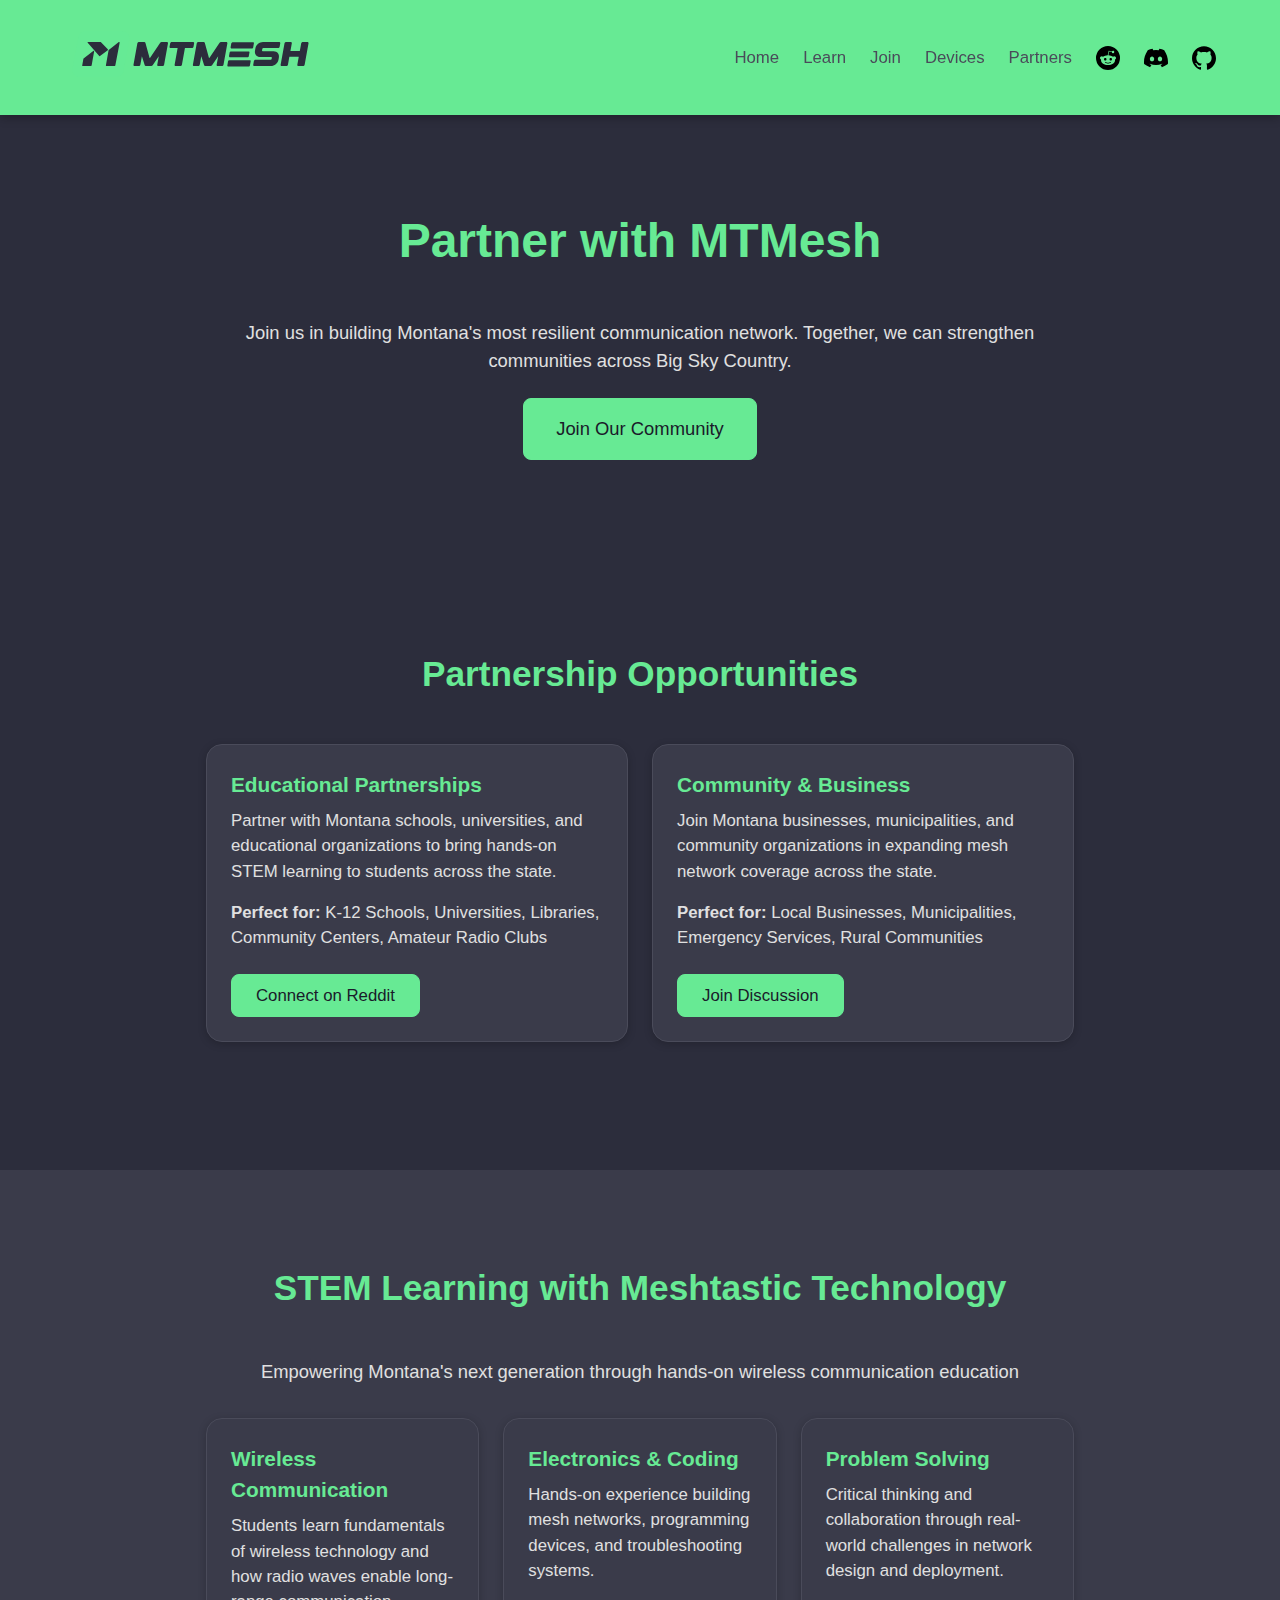
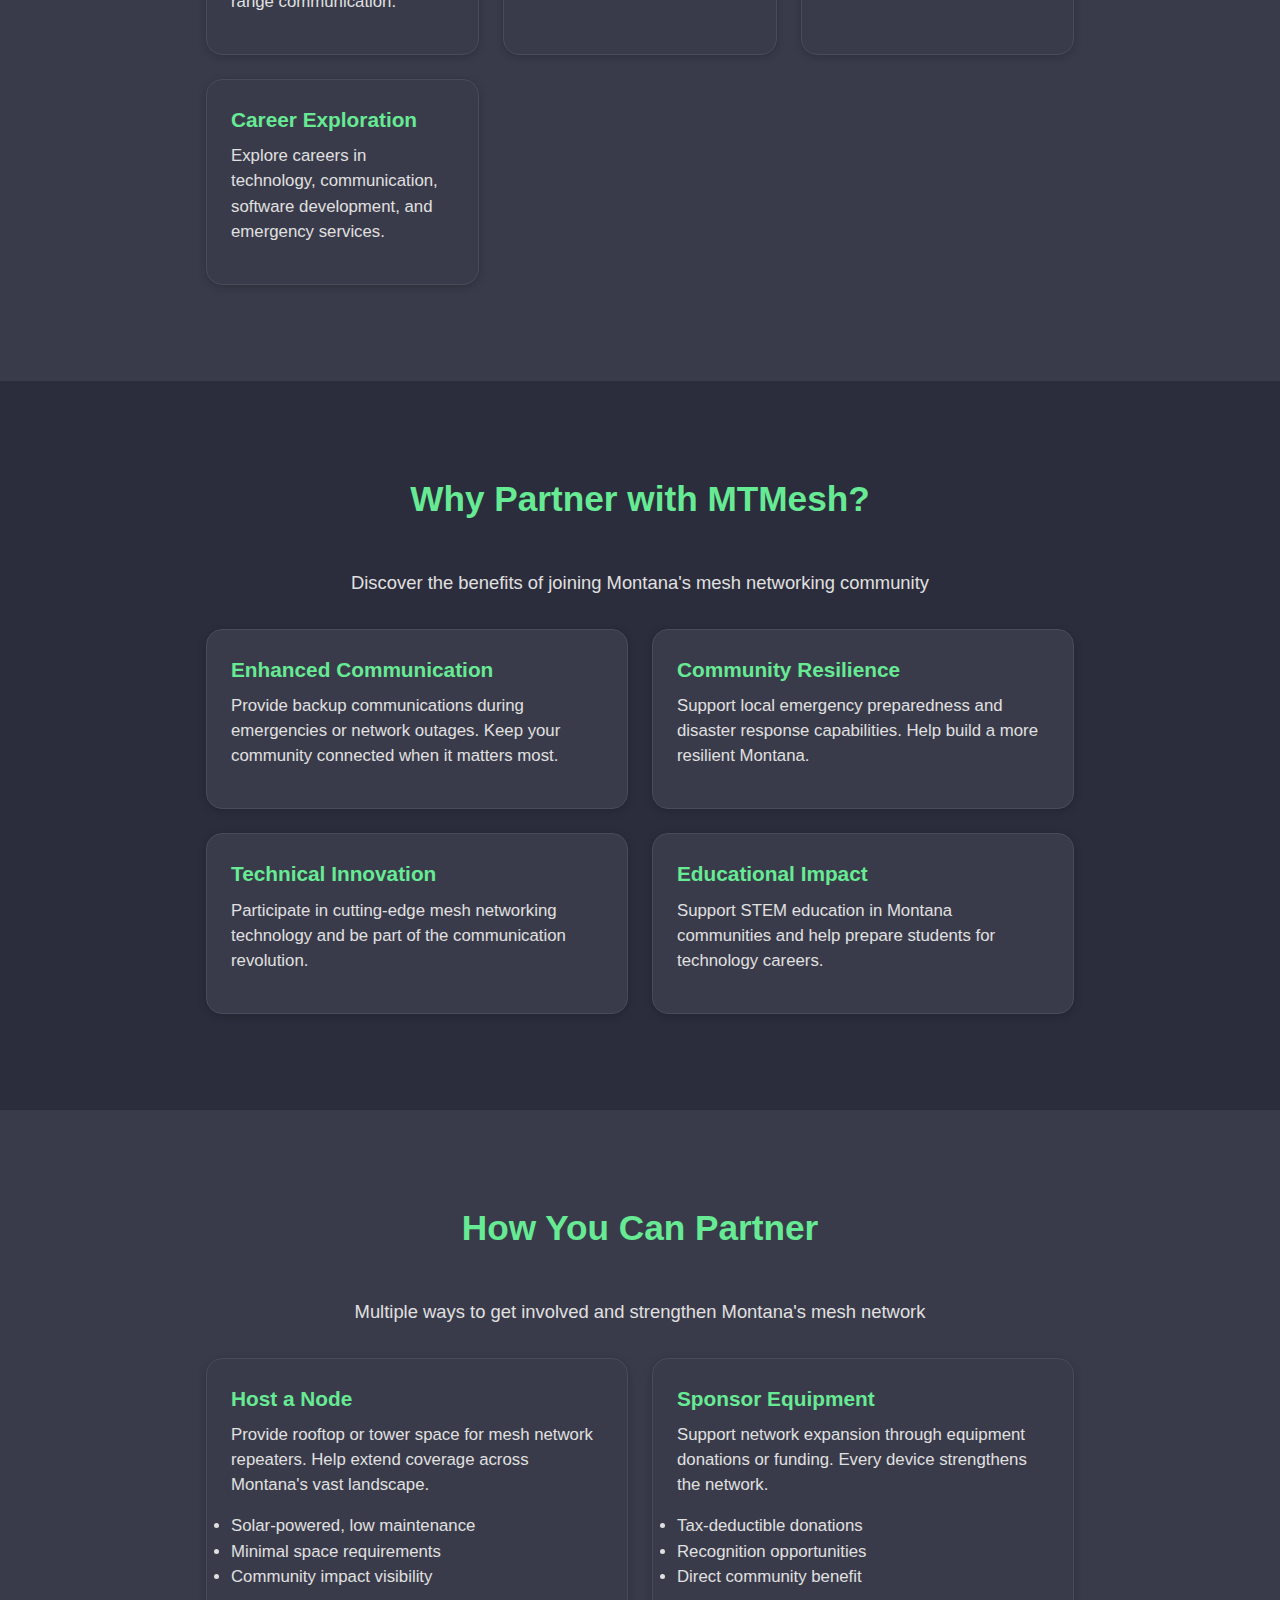
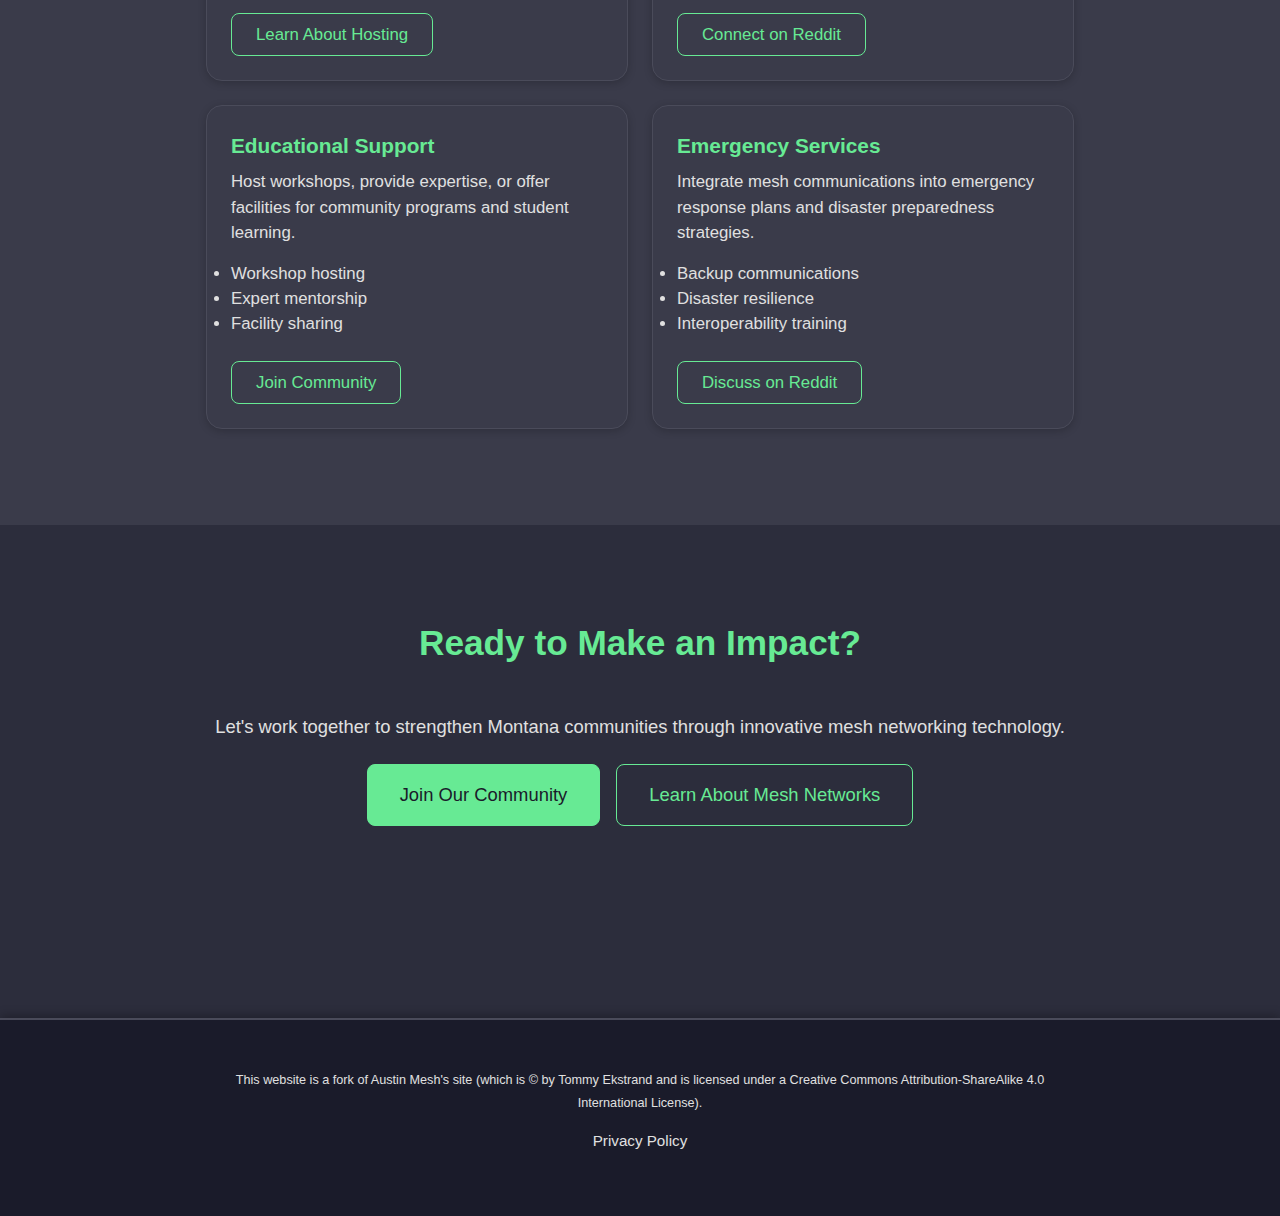
<file: partners/index.html>
<!DOCTYPE html>
<html lang="en">
    <head>
        <title>Community Partners | MTMesh</title>
        <meta name="description" content="Learn how to partner with MTMesh to expand Meshtastic networks across Montana, or reach out to become a partner.">
        <meta name="viewport" content="width=device-width, initial-scale=1.0">
        <meta charset="utf-8">
        <link rel="apple-touch-icon" sizes="180x180" href="/apple-touch-icon.png">
        <link rel="icon" type="image/png" sizes="32x32" href="/favicon-32x32.png">
        <link rel="icon" type="image/png" sizes="16x16" href="/favicon-16x16.png">
        <link rel="manifest" href="/site.webmanifest">
        <link rel="stylesheet" href="../modern-styles.css">
    </head>
    <body>
        <a href="#main" class="skip-link">Skip to main content</a>
        
        <header class="header">
            <div class="container">
                <div class="header-content">
                    <a href="/" aria-label="MTMesh Home">
                        <img src="../images/MTMesh-Logo.svg" class="logo" alt="MTMesh Logo" width="240" height="58" />
                    </a>
                    
                    <nav class="nav" aria-label="Main navigation">
                        <ul class="nav-menu">
                            <li class="nav-item"><a href="/" class="nav-link">Home</a></li>
                            <li class="nav-item"><a href="/learn/" class="nav-link">Learn</a></li>
                            <li class="nav-item"><a href="/join/" class="nav-link">Join</a></li>
                            <li class="nav-item"><a href="/devices/" class="nav-link">Devices</a></li>
                            <li class="nav-item"><a href="/partners/" class="nav-link">Partners</a></li>
                            <!-- <li class="nav-item"><a href="/similar-networks/" class="nav-link">Networks</a></li> -->
                            <!-- <li class="nav-item"><a href="https://meshinfo.mtmesh.net" target="_blank" rel="noopener" class="nav-link">MeshInfo</a></li> -->
                        </ul>
                        
                        <div class="nav-social">
                            <a href="https://www.reddit.com/r/mtmesh/" target="_blank" rel="noopener" aria-label="Join MTMesh on Reddit">
                                <img src="../images/social/reddit-simple.svg" width="24" height="24" alt="Reddit" />
                            </a>
                            <a href="https://discord.gg/DsReq2nr" target="_blank" rel="noopener" aria-label="Join MTMesh Discord">
                                <img src="../images/social/discord-simple.svg" width="24" height="24" alt="Discord" />
                            </a>
                            <a href="https://github.com/mtmesh/www" target="_blank" rel="noopener" aria-label="MTMesh GitHub">
                                <img src="../images/social/github-simple.svg" width="24" height="24" alt="GitHub" />
                            </a>
                        </div>
                    </nav>
                </div>
            </div>
        </header>

        <main id="main">
            <!-- Hero Section -->
            <section class="section">
                <div class="container-content text-center">
                    <h1 class="section-title fade-in">Partner with MTMesh</h1>
                    <p class="text-large mb-lg">Join us in building Montana's most resilient communication network. Together, we can strengthen communities across Big Sky Country.</p>
                    <a href="https://discord.gg/DsReq2nr" target="_blank" class="btn btn-secondary btn-large">Join Our Community</a>
                </div>
            </section>

            <!-- Partnership Types -->
            <section class="section">
                <div class="container-content">
                    <h2 class="section-title">Partnership Opportunities</h2>
                    
                    <div class="grid grid-2 mb-xl">
                        <div class="card slide-up">
                            <h3 class="card-title">Educational Partnerships</h3>
                            <div class="card-content">
                                <p class="mb-md">Partner with Montana schools, universities, and educational organizations to bring hands-on STEM learning to students across the state.</p>
                                <p><strong>Perfect for:</strong> K-12 Schools, Universities, Libraries, Community Centers, Amateur Radio Clubs</p>
                                <div class="mt-lg">
                                    <a href="https://www.reddit.com/r/mtmesh/" target="_blank" class="btn btn-primary">Connect on Reddit</a>
                                </div>
                            </div>
                        </div>
                        
                        <div class="card slide-up">
                            <h3 class="card-title">Community & Business</h3>
                            <div class="card-content">
                                <p class="mb-md">Join Montana businesses, municipalities, and community organizations in expanding mesh network coverage across the state.</p>
                                <p><strong>Perfect for:</strong> Local Businesses, Municipalities, Emergency Services, Rural Communities</p>
                                <div class="mt-lg">
                                    <a href="https://discord.gg/DsReq2nr" target="_blank" class="btn btn-primary">Join Discussion</a>
                                </div>
                            </div>
                        </div>
                    </div>
                </div>
            </section>

            <!-- STEM Education Deep Dive -->
            <section class="section section-surface">
                <div class="container-content">
                    <div class="text-center mb-xl">
                        <h2 class="section-title">STEM Learning with Meshtastic Technology</h2>
                        <p class="text-large">Empowering Montana's next generation through hands-on wireless communication education</p>
                    </div>
                    
                    <div class="grid grid-4">
                        <div class="card">
                            <h4 class="card-title">Wireless Communication</h4>
                            <div class="card-content">
                                <p>Students learn fundamentals of wireless technology and how radio waves enable long-range communication.</p>
                            </div>
                        </div>
                        
                        <div class="card">
                            <h4 class="card-title">Electronics & Coding</h4>
                            <div class="card-content">
                                <p>Hands-on experience building mesh networks, programming devices, and troubleshooting systems.</p>
                            </div>
                        </div>
                        
                        <div class="card">
                            <h4 class="card-title">Problem Solving</h4>
                            <div class="card-content">
                                <p>Critical thinking and collaboration through real-world challenges in network design and deployment.</p>
                            </div>
                        </div>
                        
                        <div class="card">
                            <h4 class="card-title">Career Exploration</h4>
                            <div class="card-content">
                                <p>Explore careers in technology, communication, software development, and emergency services.</p>
                            </div>
                        </div>
                    </div>
                </div>
            </section>

            <!-- Partnership Benefits -->
            <section class="section">
                <div class="container-content">
                    <div class="text-center mb-xl">
                        <h2 class="section-title">Why Partner with MTMesh?</h2>
                        <p class="text-large">Discover the benefits of joining Montana's mesh networking community</p>
                    </div>
                    
                    <div class="grid grid-2">
                        <div class="card">
                            <h3 class="card-title">Enhanced Communication</h3>
                            <div class="card-content">
                                <p>Provide backup communications during emergencies or network outages. Keep your community connected when it matters most.</p>
                            </div>
                        </div>
                        
                        <div class="card">
                            <h3 class="card-title">Community Resilience</h3>
                            <div class="card-content">
                                <p>Support local emergency preparedness and disaster response capabilities. Help build a more resilient Montana.</p>
                            </div>
                        </div>
                        
                        <div class="card">
                            <h3 class="card-title">Technical Innovation</h3>
                            <div class="card-content">
                                <p>Participate in cutting-edge mesh networking technology and be part of the communication revolution.</p>
                            </div>
                        </div>
                        
                        <div class="card">
                            <h3 class="card-title">Educational Impact</h3>
                            <div class="card-content">
                                <p>Support STEM education in Montana communities and help prepare students for technology careers.</p>
                            </div>
                        </div>
                    </div>
                </div>
            </section>

            <!-- How to Partner -->
            <section class="section section-surface">
                <div class="container-content">
                    <div class="text-center mb-xl">
                        <h2 class="section-title">How You Can Partner</h2>
                        <p class="text-large">Multiple ways to get involved and strengthen Montana's mesh network</p>
                    </div>
                    
                    <div class="grid grid-2">
                        <div class="card">
                            <h3 class="card-title">Host a Node</h3>
                            <div class="card-content">
                                <p class="mb-md">Provide rooftop or tower space for mesh network repeaters. Help extend coverage across Montana's vast landscape.</p>
                                <ul style="color: var(--color-text-light); margin-bottom: var(--space-lg);">
                                    <li>Solar-powered, low maintenance</li>
                                    <li>Minimal space requirements</li>
                                    <li>Community impact visibility</li>
                                </ul>
                                <a href="/join/" class="btn btn-outline">Learn About Hosting</a>
                            </div>
                        </div>
                        
                        <div class="card">
                            <h3 class="card-title">Sponsor Equipment</h3>
                            <div class="card-content">
                                <p class="mb-md">Support network expansion through equipment donations or funding. Every device strengthens the network.</p>
                                <ul style="color: var(--color-text-light); margin-bottom: var(--space-lg);">
                                    <li>Tax-deductible donations</li>
                                    <li>Recognition opportunities</li>
                                    <li>Direct community benefit</li>
                                </ul>
                                <a href="https://www.reddit.com/r/mtmesh/" target="_blank" class="btn btn-outline">Connect on Reddit</a>
                            </div>
                        </div>
                        
                        <div class="card">
                            <h3 class="card-title">Educational Support</h3>
                            <div class="card-content">
                                <p class="mb-md">Host workshops, provide expertise, or offer facilities for community programs and student learning.</p>
                                <ul style="color: var(--color-text-light); margin-bottom: var(--space-lg);">
                                    <li>Workshop hosting</li>
                                    <li>Expert mentorship</li>
                                    <li>Facility sharing</li>
                                </ul>
                                <a href="https://discord.gg/DsReq2nr" target="_blank" class="btn btn-outline">Join Community</a>
                            </div>
                        </div>
                        
                        <div class="card">
                            <h3 class="card-title">Emergency Services</h3>
                            <div class="card-content">
                                <p class="mb-md">Integrate mesh communications into emergency response plans and disaster preparedness strategies.</p>
                                <ul style="color: var(--color-text-light); margin-bottom: var(--space-lg);">
                                    <li>Backup communications</li>
                                    <li>Disaster resilience</li>
                                    <li>Interoperability training</li>
                                </ul>
                                <a href="https://www.reddit.com/r/mtmesh/" target="_blank" class="btn btn-outline">Discuss on Reddit</a>
                            </div>
                        </div>
                    </div>
                </div>
            </section>

            <!-- Call to Action -->
            <section class="section">
                <div class="container-content text-center">
                    <h2 class="section-title">Ready to Make an Impact?</h2>
                    <p class="text-large mb-lg">Let's work together to strengthen Montana communities through innovative mesh networking technology.</p>
                    <div class="hero-actions">
                        <a href="https://discord.gg/DsReq2nr" target="_blank" class="btn btn-secondary btn-large">Join Our Community</a>
                        <a href="/learn/" class="btn btn-outline btn-large">Learn About Mesh Networks</a>
                    </div>
                </div>
            </section>
        </main>
        <footer class="footer">
            <div class="container-content">
                <p><small>This website is a fork of <a href="https://www.austinmesh.org/" target="_blank" rel="noopener">Austin Mesh's site</a> (which is © by Tommy Ekstrand and is licensed under a Creative Commons Attribution-ShareAlike 4.0 International License).</small></p>
                <p><a href="/privacy/">Privacy Policy</a></p>
            </div>
        </footer>
        <script>
            // Lazy loading and animations
            document.addEventListener("DOMContentLoaded", function() {
                // Add loaded class for animations
                document.body.classList.add("loaded");
            });
        </script>
    </body>
</html>
</file>
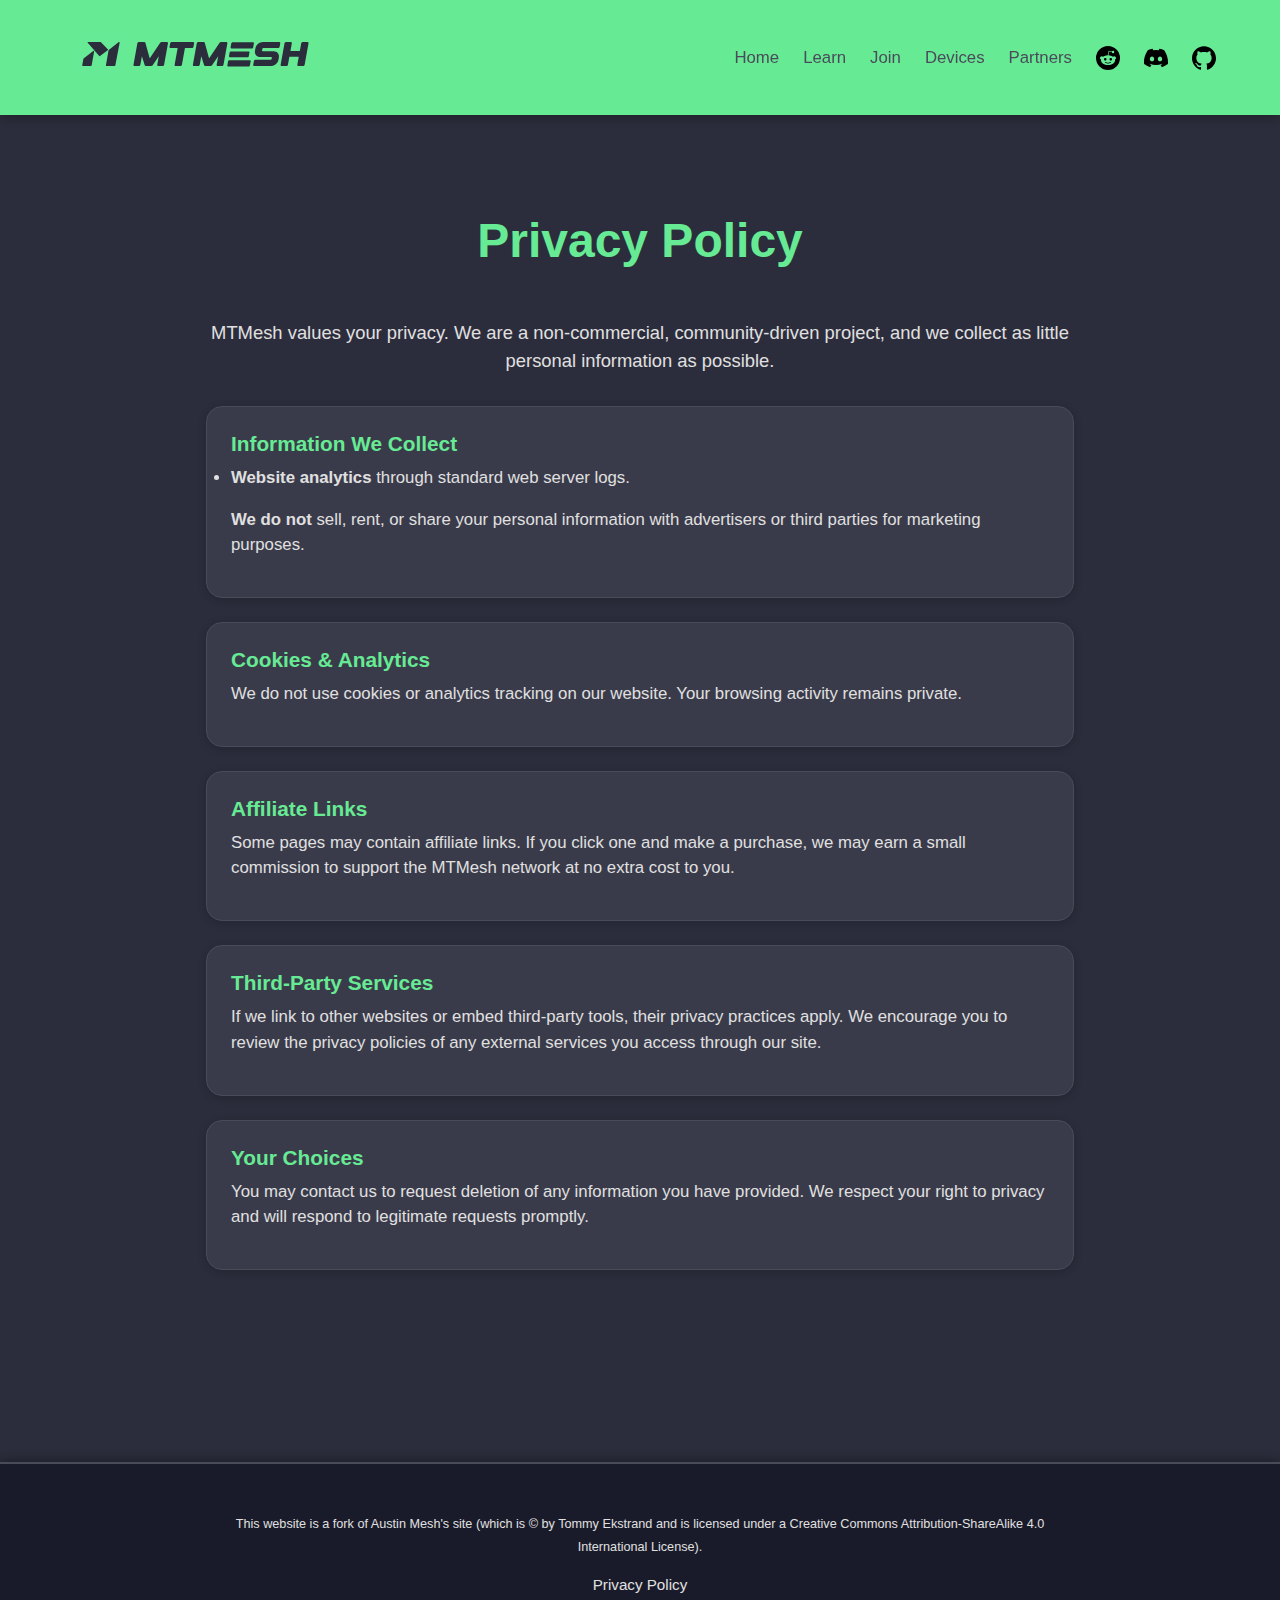
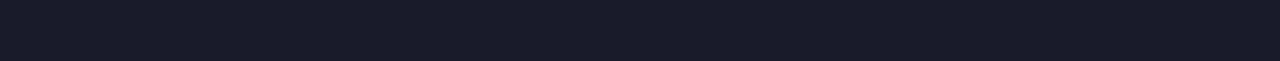
<file: privacy/index.html>
<!DOCTYPE html>
<html lang="en">
    <head>
        <title>Privacy Policy - MTMesh</title>
        <meta name="description" content="MTMesh Privacy Policy - Learn how we protect your privacy in our community-driven mesh network.">
        <meta name="viewport" content="width=device-width, initial-scale=1.0">
        <meta charset="utf-8">
        <link rel="apple-touch-icon" sizes="180x180" href="/apple-touch-icon.png">
        <link rel="icon" type="image/png" sizes="32x32" href="../favicon-32x32.png">
        <link rel="icon" type="image/png" sizes="16x16" href="../favicon-16x16.png">
        <link rel="manifest" href="/site.webmanifest">
        <link rel="stylesheet" href="../modern-styles.css">
    </head>
    <body>
        <a href="#main" class="skip-link">Skip to main content</a>
        
        <header class="header">
            <div class="container">
                <div class="header-content">
                    <a href="/" aria-label="MTMesh Home">
                        <img src="../images/MTMesh-Logo.svg" class="logo" alt="MTMesh Logo" width="240" height="58" />
                    </a>
                    
                    <nav class="nav" aria-label="Main navigation">
                        <ul class="nav-menu">
                            <li class="nav-item"><a href="/" class="nav-link">Home</a></li>
                            <li class="nav-item"><a href="/learn/" class="nav-link">Learn</a></li>
                            <li class="nav-item"><a href="/join/" class="nav-link">Join</a></li>
                            <li class="nav-item"><a href="/devices/" class="nav-link">Devices</a></li>
                            <li class="nav-item"><a href="/partners/" class="nav-link">Partners</a></li>
                            <!-- <li class="nav-item"><a href="/similar-networks/" class="nav-link">Networks</a></li> -->
                            <!-- <li class="nav-item"><a href="https://meshinfo.mtmesh.net" target="_blank" rel="noopener" class="nav-link">MeshInfo</a></li> -->
                        </ul>
                        
                        <div class="nav-social">
                            <a href="https://www.reddit.com/r/mtmesh/" target="_blank" rel="noopener" aria-label="Join MTMesh on Reddit">
                                <img src="../images/social/reddit-simple.svg" width="24" height="24" alt="Reddit" />
                            </a>
                            <a href="https://discord.gg/DsReq2nr" target="_blank" rel="noopener" aria-label="Join MTMesh Discord">
                                <img src="../images/social/discord-simple.svg" width="24" height="24" alt="Discord" />
                            </a>
                            <a href="https://github.com/mtmesh/www" target="_blank" rel="noopener" aria-label="MTMesh GitHub">
                                <img src="../images/social/github-simple.svg" width="24" height="24" alt="GitHub" />
                            </a>
                        </div>
                    </nav>
                </div>
            </div>
        </header>

        <main id="main">
            <section class="section">
                <div class="container-content">
                    <div class="text-center mb-xl">
                        <h1 class="section-title">Privacy Policy</h1>
                        <p class="text-large">MTMesh values your privacy. We are a non-commercial, community-driven project, and we collect as little personal information as possible.</p>
                    </div>

                    <div class="grid">
                        <section class="card" id="information-collection">
                            <h2 class="card-title">Information We Collect</h2>
                            <div class="card-content">
                                <ul>
                                    <li><strong>Website analytics</strong> through standard web server logs.</li>
                                </ul>
                                <p class="mt-md"><strong>We do not</strong> sell, rent, or share your personal information with advertisers or third parties for marketing purposes.</p>
                            </div>
                        </section>

                        <section class="card" id="cookies-analytics">
                            <h2 class="card-title">Cookies & Analytics</h2>
                            <div class="card-content">
                                <p>We do not use cookies or analytics tracking on our website. Your browsing activity remains private.</p>
                            </div>
                        </section>

                        <section class="card" id="affiliate-links">
                            <h2 class="card-title">Affiliate Links</h2>
                            <div class="card-content">
                                <p>Some pages may contain affiliate links. If you click one and make a purchase, we may earn a small commission to support the MTMesh network at no extra cost to you.</p>
                            </div>
                        </section>

                        <section class="card" id="third-party-services">
                            <h2 class="card-title">Third-Party Services</h2>
                            <div class="card-content">
                                <p>If we link to other websites or embed third-party tools, their privacy practices apply. We encourage you to review the privacy policies of any external services you access through our site.</p>
                            </div>
                        </section>

                        <section class="card" id="your-choices">
                            <h2 class="card-title">Your Choices</h2>
                            <div class="card-content">
                                <p>You may contact us to request deletion of any information you have provided. We respect your right to privacy and will respond to legitimate requests promptly.</p>
                            </div>
                        </section>

                    </div>
                </div>
            </section>
        </main>
        <footer class="footer">
            <div class="container-content">
                <p><small>This website is a fork of <a href="https://www.austinmesh.org/" target="_blank" rel="noopener">Austin Mesh's site</a> (which is © by Tommy Ekstrand and is licensed under a Creative Commons Attribution-ShareAlike 4.0 International License).</small></p>
                <p><a href="/privacy/">Privacy Policy</a></p>
            </div>
        </footer>
        <script>
            document.addEventListener("DOMContentLoaded", function() {
                // Add loaded class for animations
                document.body.classList.add("loaded");
            });
        </script>
    </body>
</html>
</file>
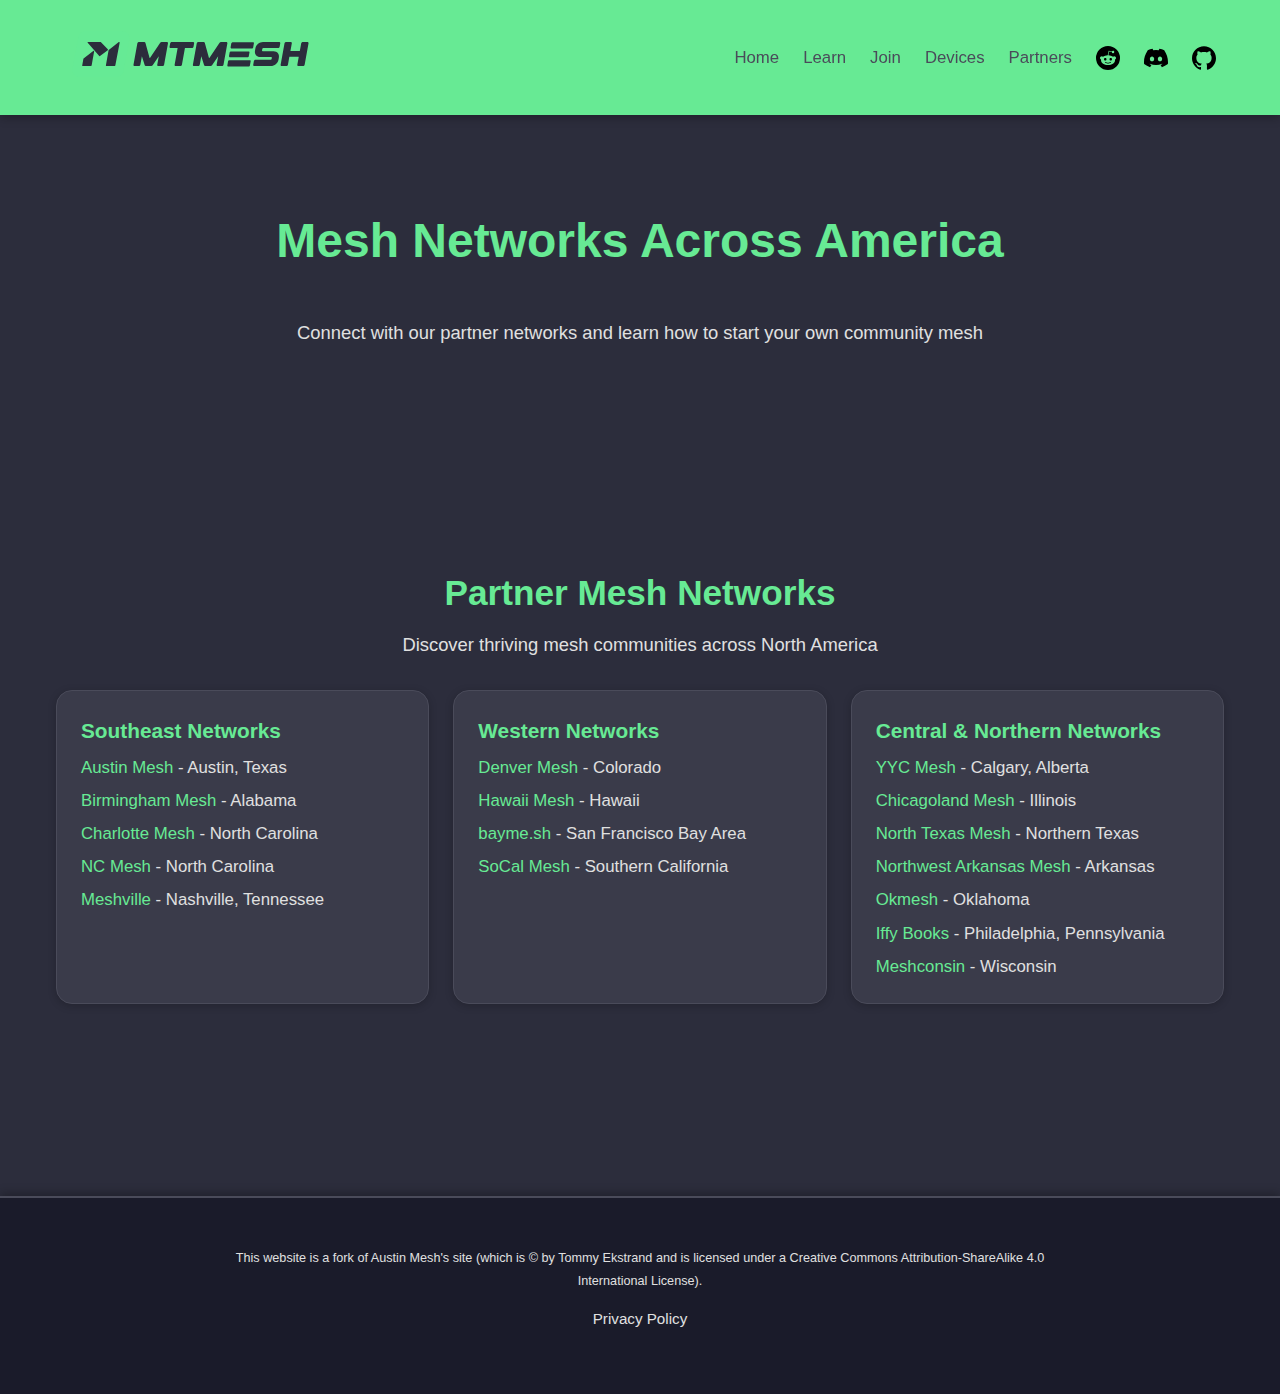
<file: similar-networks/index.html>
<!DOCTYPE html>
<html lang="en">
    <head>
        <title>Similar Networks | MTMesh</title>
        <meta name="description" content="Discover similar mesh networks and learn how to start your own.">
        <meta name="viewport" content="width=device-width, initial-scale=1.0">
        <meta charset="utf-8">
        <link rel="apple-touch-icon" sizes="180x180" href="/apple-touch-icon.png">
        <link rel="icon" type="image/png" sizes="32x32" href="/favicon-32x32.png">
        <link rel="icon" type="image/png" sizes="16x16" href="/favicon-16x16.png">
        <link rel="manifest" href="/site.webmanifest">
        <link rel="stylesheet" href="../modern-styles.css">
    </head>
    <body>
        <a href="#main" class="skip-link">Skip to main content</a>
        
        <header class="header">
            <div class="container">
                <div class="header-content">
                    <a href="/" aria-label="MTMesh Home">
                        <img src="../images/MTMesh-Logo.svg" class="logo" alt="MTMesh Logo" width="240" height="58" />
                    </a>
                    
                    <nav class="nav" aria-label="Main navigation">
                        <ul class="nav-menu">
                            <li class="nav-item"><a href="/" class="nav-link">Home</a></li>
                            <li class="nav-item"><a href="/learn/" class="nav-link">Learn</a></li>
                            <li class="nav-item"><a href="/join/" class="nav-link">Join</a></li>
                            <li class="nav-item"><a href="/devices/" class="nav-link">Devices</a></li>
                            <li class="nav-item"><a href="/partners/" class="nav-link">Partners</a></li>
                            <!-- <li class="nav-item"><a href="/similar-networks/" class="nav-link">Networks</a></li> -->
                            <!-- <li class="nav-item"><a href="https://meshinfo.mtmesh.net" target="_blank" rel="noopener" class="nav-link">MeshInfo</a></li> -->
                        </ul>
                        
                        <div class="nav-social">
                            <a href="https://www.reddit.com/r/mtmesh/" target="_blank" rel="noopener" aria-label="Join MTMesh on Reddit">
                                <img src="../images/social/reddit-simple.svg" width="24" height="24" alt="Reddit" />
                            </a>
                            <a href="https://discord.gg/DsReq2nr" target="_blank" rel="noopener" aria-label="Join MTMesh Discord">
                                <img src="../images/social/discord-simple.svg" width="24" height="24" alt="Discord" />
                            </a>
                            <a href="https://github.com/mtmesh/www" target="_blank" rel="noopener" aria-label="MTMesh GitHub">
                                <img src="../images/social/github-simple.svg" width="24" height="24" alt="GitHub" />
                            </a>
                        </div>
                    </nav>
                </div>
            </div>
        </header>

        <main id="main">
            <section class="section">
                <div class="container-content">
                    <div class="text-center">
                        <h1 class="section-title">Mesh Networks Across America</h1>
                        <p class="text-large mb-xl">Connect with our partner networks and learn how to start your own community mesh</p>
                    </div>
                </div>
            </section>

            <section id="other-meshes" class="section">
                <div class="container">
                    <div class="text-center mb-xl">
                        <h2 class="h2">Partner Mesh Networks</h2>
                        <p class="text-large">Discover thriving mesh communities across North America</p>
                    </div>
                    
                    <div class="grid grid-3">
                        <div class="card slide-up">
                            <h3 class="card-title">Southeast Networks</h3>
                            <div class="card-content">
                                <ul style="list-style: none; padding: 0;">
                                    <li class="mb-sm"><a href="https://www.austinmesh.org/" target="_blank" rel="noopener">Austin Mesh</a> - Austin, Texas</li>
                                    <li class="mb-sm"><a href="http://birminghammesh.org/" target="_blank" rel="noopener">Birmingham Mesh</a> - Alabama</li>
                                    <li class="mb-sm"><a href="https://charlottemesh.org/" target="_blank" rel="noopener">Charlotte Mesh</a> - North Carolina</li>
                                    <li class="mb-sm"><a href="https://ncmesh.net/" target="_blank" rel="noopener">NC Mesh</a> - North Carolina</li>
                                    <li><a href="https://www.instagram.com/meshville.tn" target="_blank" rel="noopener">Meshville</a> - Nashville, Tennessee</li>
                                </ul>
                            </div>
                        </div>
                        
                        <div class="card slide-up">
                            <h3 class="card-title">Western Networks</h3>
                            <div class="card-content">
                                <ul style="list-style: none; padding: 0;">
                                    <li class="mb-sm"><a href="https://denvermesh.org/" target="_blank" rel="noopener">Denver Mesh</a> - Colorado</li>
                                    <li class="mb-sm"><a href="https://www.hawaiimesh.net/" target="_blank" rel="noopener">Hawaii Mesh</a> - Hawaii</li>
                                    <li class="mb-sm"><a href="https://bayme.sh" target="_blank" rel="noopener">bayme.sh</a> - San Francisco Bay Area</li>
                                    <li><a href="https://socalmesh.org/" target="_blank" rel="noopener">SoCal Mesh</a> - Southern California</li>
                                </ul>
                            </div>
                        </div>
                        
                        <div class="card slide-up">
                            <h3 class="card-title">Central & Northern Networks</h3>
                            <div class="card-content">
                                <ul style="list-style: none; padding: 0;">
                                    <li class="mb-sm"><a href="https://yycmesh.com" target="_blank" rel="noopener">YYC Mesh</a> - Calgary, Alberta</li>
                                    <li class="mb-sm"><a href="https://chicagolandmesh.org/" target="_blank" rel="noopener">Chicagoland Mesh</a> - Illinois</li>
                                    <li class="mb-sm"><a href="https://ntxmesh.com" target="_blank" rel="noopener">North Texas Mesh</a> - Northern Texas</li>
                                    <li class="mb-sm"><a href="https://nwamesh.com/" target="_blank" rel="noopener">Northwest Arkansas Mesh</a> - Arkansas</li>
                                    <li class="mb-sm"><a href="https://okmesh.org/" target="_blank" rel="noopener">Okmesh</a> - Oklahoma</li>
                                    <li class="mb-sm"><a href="https://iffybooks.net/" target="_blank" rel="noopener">Iffy Books</a> - Philadelphia, Pennsylvania</li>
                                    <li><a href="https://meshconsin.org/" target="_blank" rel="noopener">Meshconsin</a> - Wisconsin</li>
                                </ul>
                            </div>
                        </div>
                    </div>
                </div>
            </section>
        </main>

        <footer class="footer">
            <div class="container-content">
                <p><small>This website is a fork of <a href="https://www.austinmesh.org/" target="_blank" rel="noopener">Austin Mesh's site</a> (which is © by Tommy Ekstrand and is licensed under a Creative Commons Attribution-ShareAlike 4.0 International License).</small></p>
                <p><a href="/privacy/">Privacy Policy</a></p>
            </div>
        </footer>
        
        <script>
            document.addEventListener("DOMContentLoaded", function() {
                // Add loaded class for animations
                document.body.classList.add("loaded");
            });
        </script>
    </body>
</html>
</file>
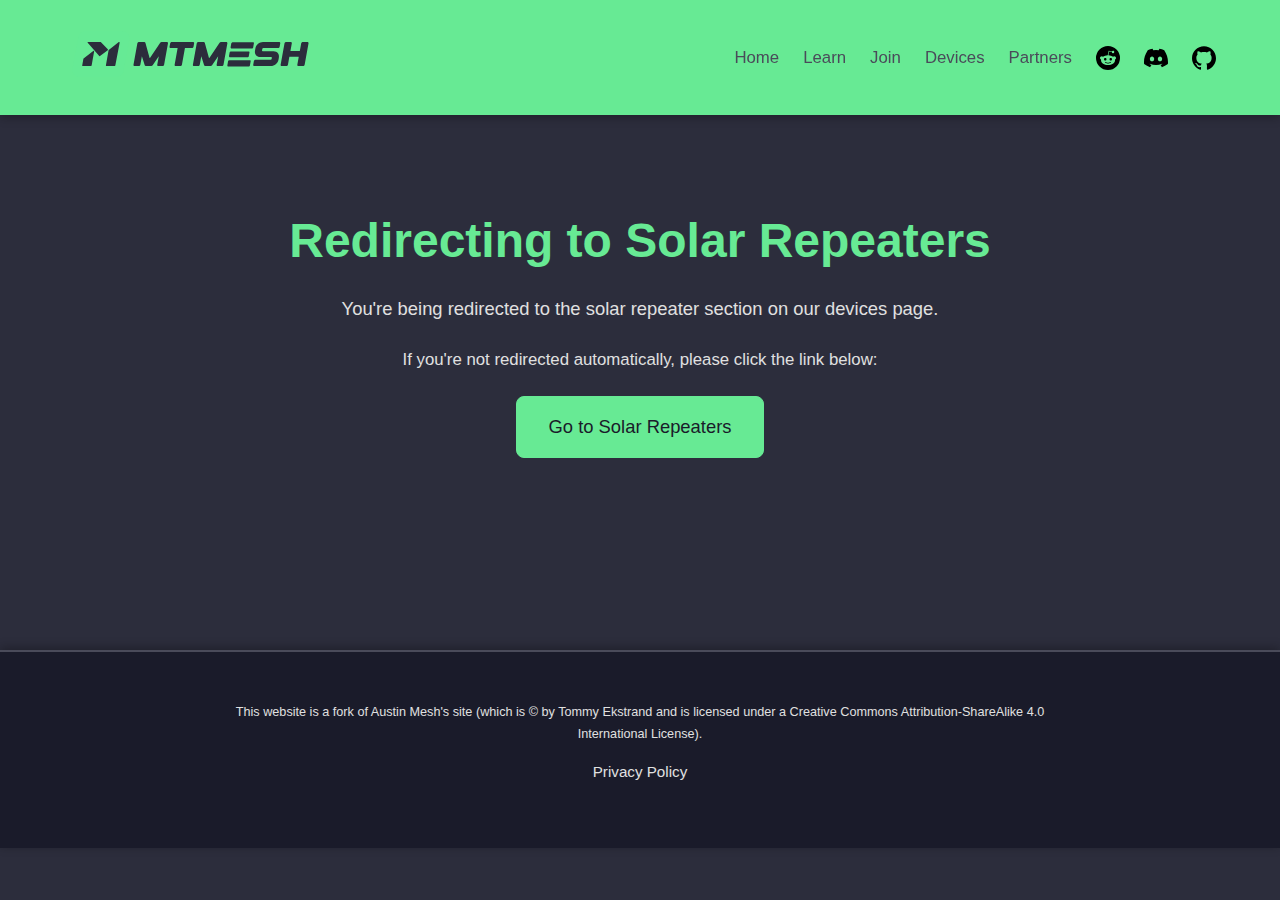
<file: solar/index.html>
<!DOCTYPE html>
<html lang="en">
<head>
    <meta charset="UTF-8">
    <meta name="viewport" content="width=device-width, initial-scale=1.0">
    <title>Redirecting to Devices - MTMesh</title>
    <meta name="description" content="Redirecting to solar repeater information on the MTMesh devices page.">
    <link rel="canonical" href="https://www.mtmesh.net/devices/">
    <link rel="apple-touch-icon" sizes="180x180" href="/apple-touch-icon.png">
    <link rel="icon" type="image/png" sizes="32x32" href="/favicon-32x32.png">
    <link rel="icon" type="image/png" sizes="16x16" href="/favicon-16x16.png">
    <link rel="manifest" href="/site.webmanifest">
    <link rel="stylesheet" href="../modern-styles.css">
    <script>
        setTimeout(function() {
            window.location.href = "https://www.mtmesh.net/devices/#solar";
        }, 3000); // Redirects after 3 seconds
    </script>
</head>
<body>
    <a href="#main" class="skip-link">Skip to main content</a>

    <header class="header">
        <div class="container">
            <div class="header-content">
                <a href="/" aria-label="MTMesh Home">
                    <img src="../images/MTMesh-Logo.svg" class="logo" alt="MTMesh Logo" width="240" height="58" />
                </a>

                <nav class="nav" aria-label="Main navigation">
                    <ul class="nav-menu">
                        <li class="nav-item"><a href="/" class="nav-link">Home</a></li>
                        <li class="nav-item"><a href="/learn/" class="nav-link">Learn</a></li>
                        <li class="nav-item"><a href="/join/" class="nav-link">Join</a></li>
                        <li class="nav-item"><a href="/devices/" class="nav-link">Devices</a></li>
                        <li class="nav-item"><a href="/partners/" class="nav-link">Partners</a></li>
                    </ul>

                    <div class="nav-social">
                        <a href="https://www.reddit.com/r/mtmesh/" target="_blank" rel="noopener" aria-label="Join MTMesh on Reddit">
                            <img src="../images/social/reddit-simple.svg" width="24" height="24" alt="Reddit" />
                        </a>
                        <a href="https://discord.gg/DsReq2nr" target="_blank" rel="noopener" aria-label="Join MTMesh Discord">
                            <img src="../images/social/discord-simple.svg" width="24" height="24" alt="Discord" />
                        </a>
                        <a href="https://github.com/mtmesh/www" target="_blank" rel="noopener" aria-label="MTMesh GitHub">
                            <img src="../images/social/github-simple.svg" width="24" height="24" alt="GitHub" />
                        </a>
                    </div>
                </nav>
            </div>
        </div>
    </header>

    <main id="main">
        <section class="section">
            <div class="container-content text-center">
                <h1>Redirecting to Solar Repeaters</h1>
                <p class="text-large mb-lg">You're being redirected to the solar repeater section on our devices page.</p>
                <p class="mb-lg">If you're not redirected automatically, please click the link below:</p>
                <a href="https://www.mtmesh.net/devices/#solar" class="btn btn-primary btn-large">Go to Solar Repeaters</a>
            </div>
        </section>
    </main>

    <footer class="footer">
        <div class="container-content">
            <p><small>This website is a fork of <a href="https://www.austinmesh.org/" target="_blank" rel="noopener">Austin Mesh's site</a> (which is © by Tommy Ekstrand and is licensed under a Creative Commons Attribution-ShareAlike 4.0 International License).</small></p>
            <p><a href="/privacy/">Privacy Policy</a></p>
        </div>
    </footer>
</body>
</html>
</file>
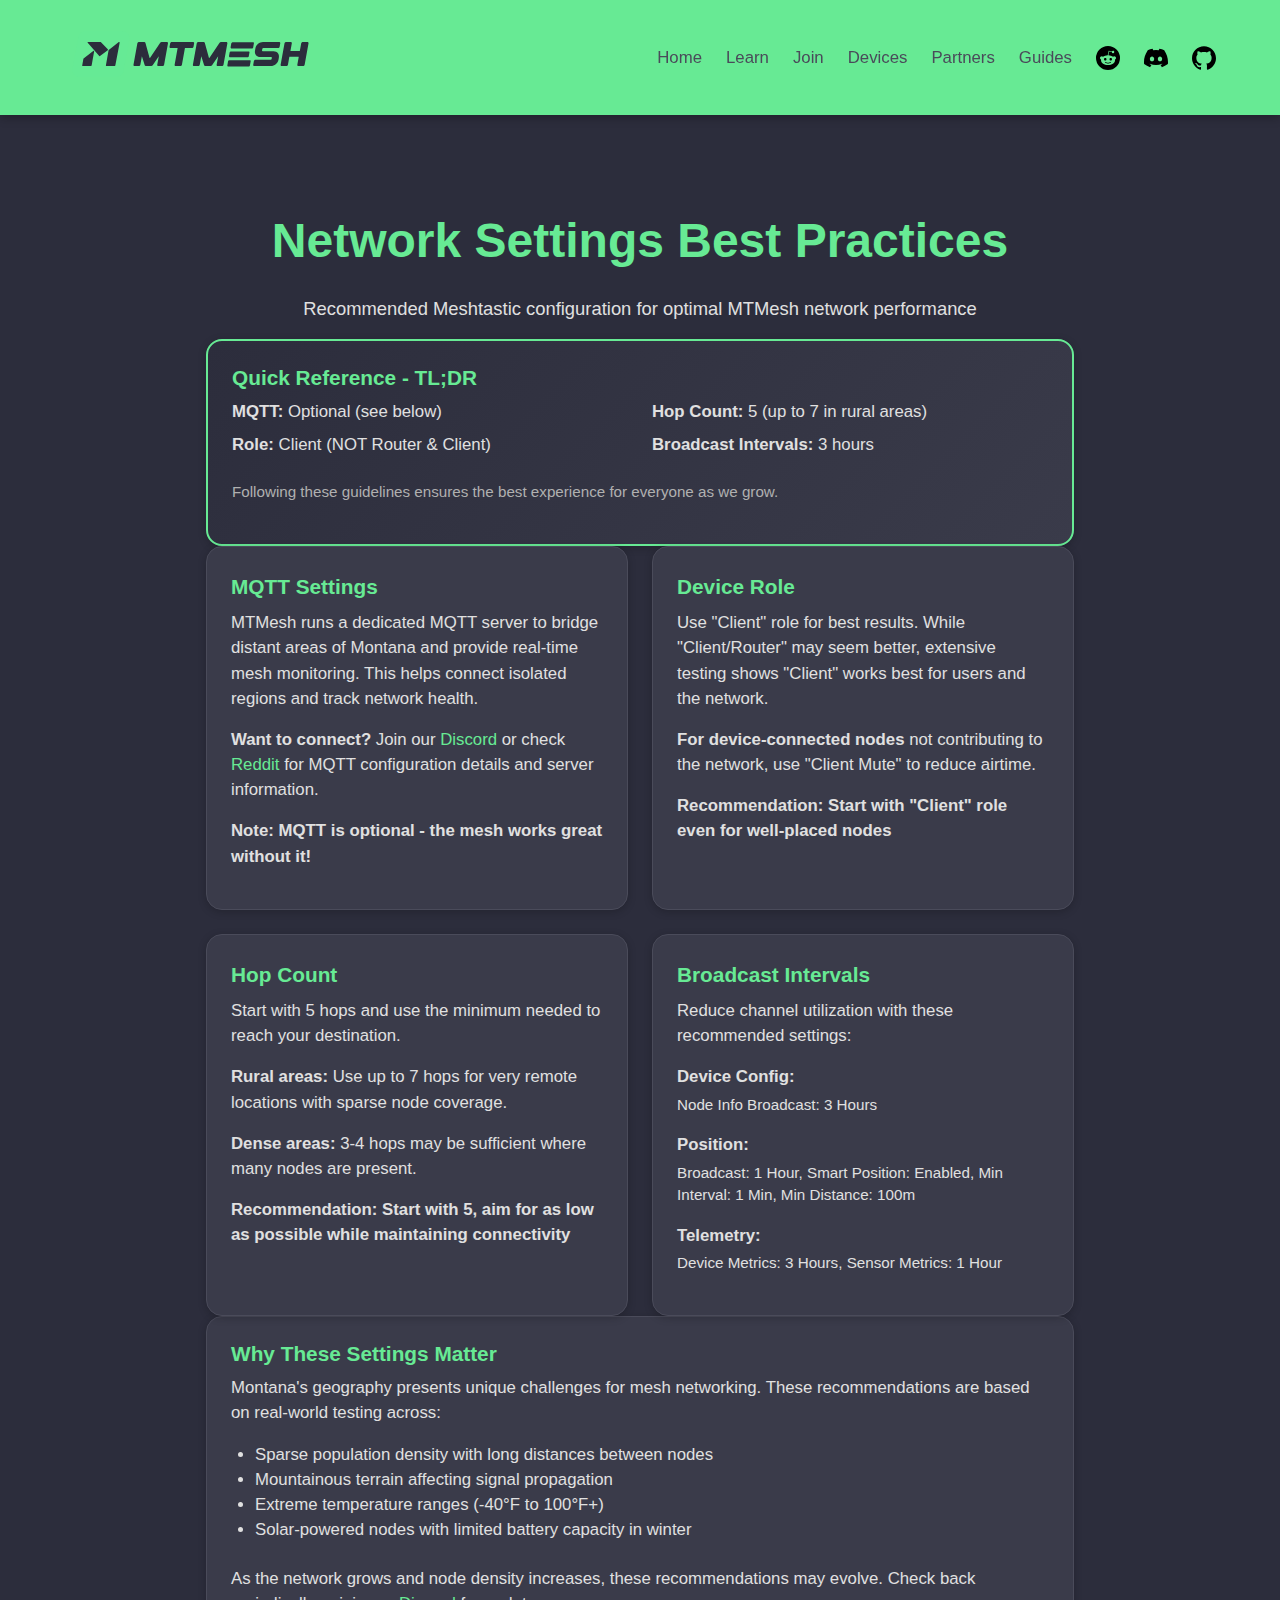
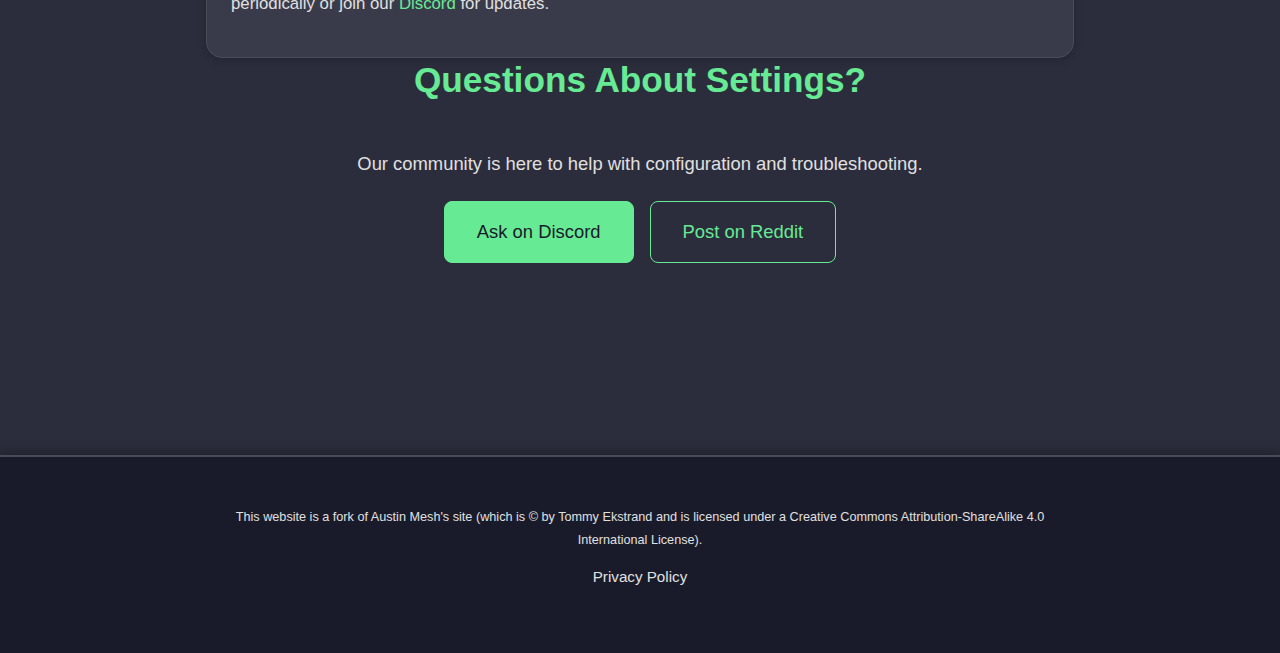
<file: guides/network-settings/index.html>
<!DOCTYPE html>
<html lang="en">
    <head>
        <title>Network Settings Best Practices | MTMesh</title>
        <meta name="description" content="Recommended Meshtastic network settings for optimal MTMesh performance including MQTT, device roles, hop counts, and broadcast intervals.">
        <meta name="viewport" content="width=device-width, initial-scale=1.0">
        <meta charset="utf-8">
        <link rel="apple-touch-icon" sizes="180x180" href="/apple-touch-icon.png">
        <link rel="icon" type="image/png" sizes="32x32" href="/favicon-32x32.png">
        <link rel="icon" type="image/png" sizes="16x16" href="/favicon-16x16.png">
        <link rel="manifest" href="/site.webmanifest">
        <link rel="stylesheet" href="../../modern-styles.css">
    </head>
    <body>
        <a href="#main" class="skip-link">Skip to main content</a>

        <header class="header">
            <div class="container">
                <div class="header-content">
                    <a href="/" aria-label="MTMesh Home">
                        <img src="../../images/MTMesh-Logo.svg" class="logo" alt="MTMesh Logo" width="240" height="58" />
                    </a>

                    <nav class="nav" aria-label="Main navigation">
                        <ul class="nav-menu">
                            <li class="nav-item"><a href="/" class="nav-link">Home</a></li>
                            <li class="nav-item"><a href="/learn/" class="nav-link">Learn</a></li>
                            <li class="nav-item"><a href="/join/" class="nav-link">Join</a></li>
                            <li class="nav-item"><a href="/devices/" class="nav-link">Devices</a></li>
                            <li class="nav-item"><a href="/partners/" class="nav-link">Partners</a></li>
                            <li class="nav-item"><a href="/guides/" class="nav-link">Guides</a></li>
                        </ul>

                        <div class="nav-social">
                            <a href="https://www.reddit.com/r/mtmesh/" target="_blank" rel="noopener" aria-label="Join MTMesh on Reddit">
                                <img src="../../images/social/reddit-simple.svg" width="24" height="24" alt="Reddit" />
                            </a>
                            <a href="https://discord.gg/DsReq2nr" target="_blank" rel="noopener" aria-label="Join MTMesh Discord">
                                <img src="../../images/social/discord-simple.svg" width="24" height="24" alt="Discord" />
                            </a>
                            <a href="https://github.com/mtmesh/www" target="_blank" rel="noopener" aria-label="MTMesh GitHub">
                                <img src="../../images/social/github-simple.svg" width="24" height="24" alt="GitHub" />
                            </a>
                        </div>
                    </nav>
                </div>
            </div>
        </header>

        <main id="main">
            <section class="section">
                <div class="container-content">
                    <div class="text-center mb-2xl">
                        <h1>Network Settings Best Practices</h1>
                        <p class="text-large">Recommended Meshtastic configuration for optimal MTMesh network performance</p>
                    </div>

                    <!-- Quick Reference Card -->
                    <div class="card mb-2xl" style="border: 2px solid var(--color-secondary); background: linear-gradient(135deg, var(--color-background) 0%, var(--color-surface) 100%);">
                        <h2 class="card-title" style="color: var(--color-primary);">Quick Reference - TL;DR</h2>
                        <div class="card-content">
                            <div class="grid grid-2">
                                <ul style="list-style: none; padding: 0;">
                                    <li class="mb-sm"><strong>MQTT:</strong> Optional (see below)</li>
                                    <li class="mb-sm"><strong>Role:</strong> Client (NOT Router & Client)</li>
                                </ul>
                                <ul style="list-style: none; padding: 0;">
                                    <li class="mb-sm"><strong>Hop Count:</strong> 5 (up to 7 in rural areas)</li>
                                    <li class="mb-sm"><strong>Broadcast Intervals:</strong> 3 hours</li>
                                </ul>
                            </div>
                            <p class="text-small text-muted mt-md">Following these guidelines ensures the best experience for everyone as we grow.</p>
                        </div>
                    </div>

                    <!-- Detailed Guidelines -->
                    <div class="grid grid-2">
                        <div class="card">
                            <h3 class="card-title">MQTT Settings</h3>
                            <div class="card-content">
                                <p class="mb-md">MTMesh runs a dedicated MQTT server to bridge distant areas of Montana and provide real-time mesh monitoring. This helps connect isolated regions and track network health.</p>
                                <p class="mb-md"><strong>Want to connect?</strong> Join our <a href="https://discord.gg/DsReq2nr" target="_blank">Discord</a> or check <a href="https://www.reddit.com/r/mtmesh/" target="_blank">Reddit</a> for MQTT configuration details and server information.</p>
                                <p class="font-semibold">Note: MQTT is optional - the mesh works great without it!</p>
                            </div>
                        </div>

                        <div class="card">
                            <h3 class="card-title">Device Role</h3>
                            <div class="card-content">
                                <p class="mb-md">Use "Client" role for best results. While "Client/Router" may seem better, extensive testing shows "Client" works best for users and the network.</p>
                                <p class="mb-md"><strong>For device-connected nodes</strong> not contributing to the network, use "Client Mute" to reduce airtime.</p>
                                <p class="font-semibold">Recommendation: Start with "Client" role even for well-placed nodes</p>
                            </div>
                        </div>

                        <div class="card">
                            <h3 class="card-title">Hop Count</h3>
                            <div class="card-content">
                                <p class="mb-md">Start with 5 hops and use the minimum needed to reach your destination.</p>
                                <p class="mb-md"><strong>Rural areas:</strong> Use up to 7 hops for very remote locations with sparse node coverage.</p>
                                <p class="mb-md"><strong>Dense areas:</strong> 3-4 hops may be sufficient where many nodes are present.</p>
                                <p class="font-semibold">Recommendation: Start with 5, aim for as low as possible while maintaining connectivity</p>
                            </div>
                        </div>

                        <div class="card">
                            <h3 class="card-title">Broadcast Intervals</h3>
                            <div class="card-content">
                                <p class="mb-md">Reduce channel utilization with these recommended settings:</p>
                                <div class="mb-md">
                                    <p class="font-semibold mb-xs">Device Config:</p>
                                    <p class="text-small">Node Info Broadcast: 3 Hours</p>
                                </div>
                                <div class="mb-md">
                                    <p class="font-semibold mb-xs">Position:</p>
                                    <p class="text-small">Broadcast: 1 Hour, Smart Position: Enabled, Min Interval: 1 Min, Min Distance: 100m</p>
                                </div>
                                <div>
                                    <p class="font-semibold mb-xs">Telemetry:</p>
                                    <p class="text-small">Device Metrics: 3 Hours, Sensor Metrics: 1 Hour</p>
                                </div>
                            </div>
                        </div>
                    </div>

                    <!-- Why These Settings -->
                    <div class="card mt-2xl">
                        <h2 class="card-title">Why These Settings Matter</h2>
                        <div class="card-content">
                            <p class="mb-md">Montana's geography presents unique challenges for mesh networking. These recommendations are based on real-world testing across:</p>
                            <ul style="color: var(--color-text-light); margin-bottom: var(--space-lg); padding-left: var(--space-lg);">
                                <li>Sparse population density with long distances between nodes</li>
                                <li>Mountainous terrain affecting signal propagation</li>
                                <li>Extreme temperature ranges (-40°F to 100°F+)</li>
                                <li>Solar-powered nodes with limited battery capacity in winter</li>
                            </ul>
                            <p>As the network grows and node density increases, these recommendations may evolve. Check back periodically or join our <a href="https://discord.gg/DsReq2nr" target="_blank">Discord</a> for updates.</p>
                        </div>
                    </div>

                    <!-- Questions -->
                    <div class="text-center mt-2xl">
                        <h2 class="section-title">Questions About Settings?</h2>
                        <p class="text-large mb-lg">Our community is here to help with configuration and troubleshooting.</p>
                        <div class="hero-actions">
                            <a href="https://discord.gg/DsReq2nr" target="_blank" class="btn btn-secondary btn-large">Ask on Discord</a>
                            <a href="https://www.reddit.com/r/mtmesh/" target="_blank" class="btn btn-outline btn-large">Post on Reddit</a>
                        </div>
                    </div>
                </div>
            </section>
        </main>

        <footer class="footer">
            <div class="container-content">
                <p><small>This website is a fork of <a href="https://www.austinmesh.org/" target="_blank" rel="noopener">Austin Mesh's site</a> (which is © by Tommy Ekstrand and is licensed under a Creative Commons Attribution-ShareAlike 4.0 International License).</small></p>
                <p><a href="/privacy/">Privacy Policy</a></p>
            </div>
        </footer>

        <script>
            document.addEventListener("DOMContentLoaded", function() {
                // Add loaded class for animations
                document.body.classList.add("loaded");
            });
        </script>
    </body>
</html>
</file>
<file: modern-styles.css>
/* MTMesh Modern Design System */

/* CSS Reset and Base Styles */
*, *::before, *::after {
    box-sizing: border-box;
    margin: 0;
    padding: 0;
}

/* CSS Custom Properties (Design Tokens) */
:root {
    /* Colors - Dark Theme Palette */
    --color-primary: #67EA94;
    --color-primary-light: #8ef0ac;
    --color-secondary: #67EA94;
    --color-accent: #2ce26a;
    --color-text: #ffffff;
    --color-text-light: #e0e0e0;
    --color-text-muted: #b0b0b0;
    --color-background: #2c2d3c;
    --color-surface: #3a3b4a;
    --color-surface-hover: #424354;
    --color-border: #4a4b5a;
    --color-border-light: #3a3b4a;
    --color-footer-bg: #1a1b2a;
    --color-header-text: #4a4b5a;
    
    /* Success/Error Colors */
    --color-success: #28a745;
    --color-error: #dc3545;
    --color-warning: #ffc107;
    
    /* Typography - Similar to UpstateMesh */
    --font-family-primary: 'Inter', -apple-system, BlinkMacSystemFont, 'Segoe UI', 'Roboto', 'Oxygen', 'Ubuntu', 'Cantarell', sans-serif;
    --font-family-mono: 'SF Mono', 'Monaco', 'Inconsolata', 'Roboto Mono', monospace;
    
    /* Font Sizes - More moderate sizing */
    --font-size-xs: clamp(0.75rem, 0.7rem + 0.25vw, 0.85rem);
    --font-size-sm: clamp(0.85rem, 0.8rem + 0.375vw, 0.95rem);
    --font-size-base: clamp(0.95rem, 0.9rem + 0.5vw, 1.05rem);
    --font-size-lg: clamp(1.05rem, 1rem + 0.625vw, 1.15rem);
    --font-size-xl: clamp(1.15rem, 1.1rem + 0.75vw, 1.3rem);
    --font-size-2xl: clamp(1.3rem, 1.2rem + 1vw, 1.6rem);
    --font-size-3xl: clamp(1.6rem, 1.4rem + 1.5vw, 2.2rem);
    --font-size-4xl: clamp(2.2rem, 1.8rem + 2.25vw, 3rem);
    
    /* Font Weights */
    --font-weight-normal: 400;
    --font-weight-medium: 500;
    --font-weight-semibold: 600;
    --font-weight-bold: 700;
    
    /* Line Heights */
    --line-height-tight: 1.25;
    --line-height-normal: 1.5;
    --line-height-relaxed: 1.75;
    
    /* Spacing Scale */
    --space-xs: 0.25rem;
    --space-sm: 0.5rem;
    --space-md: 1rem;
    --space-lg: 1.5rem;
    --space-xl: 2rem;
    --space-2xl: 3rem;
    --space-3xl: 4rem;
    --space-4xl: 6rem;
    --space-5xl: 8rem;
    
    /* Border Radius */
    --radius-sm: 0.25rem;
    --radius-md: 0.5rem;
    --radius-lg: 1rem;
    --radius-xl: 1.5rem;
    
    /* Shadows */
    --shadow-sm: 0 1px 2px 0 rgb(0 0 0 / 0.05);
    --shadow-md: 0 4px 6px -1px rgb(0 0 0 / 0.1), 0 2px 4px -2px rgb(0 0 0 / 0.1);
    --shadow-lg: 0 10px 15px -3px rgb(0 0 0 / 0.1), 0 4px 6px -4px rgb(0 0 0 / 0.1);
    --shadow-xl: 0 20px 25px -5px rgb(0 0 0 / 0.1), 0 8px 10px -6px rgb(0 0 0 / 0.1);
    
    /* Animation */
    --transition-fast: 150ms ease-out;
    --transition-normal: 250ms ease-out;
    --transition-slow: 350ms ease-out;
    
    /* Layout */
    --container-max-width: 1200px;
    --content-max-width: 900px;
}

/* Import Google Font */
@import url('https://fonts.googleapis.com/css2?family=Inter:wght@400;500;600;700&display=swap');

/* Base Styles */
html {
    font-size: 16px;
    scroll-behavior: smooth;
}

body {
    font-family: var(--font-family-primary);
    font-size: var(--font-size-base);
    line-height: var(--line-height-normal);
    color: var(--color-text);
    background-color: var(--color-background);
    -webkit-font-smoothing: antialiased;
    -moz-osx-font-smoothing: grayscale;
}

/* Link Styles */
a {
    color: var(--color-primary);
    text-decoration: none;
    transition: color var(--transition-fast);
}

a:hover {
    color: var(--color-primary-light);
    text-decoration: underline;
}

a:visited {
    color: var(--color-primary);
}

/* Typography System */
.h1, h1 {
    font-size: var(--font-size-4xl);
    font-weight: var(--font-weight-bold);
    line-height: var(--line-height-tight);
    margin-bottom: var(--space-lg);
    color: var(--color-primary);
}

.h2, h2 {
    font-size: var(--font-size-3xl);
    font-weight: var(--font-weight-semibold);
    line-height: var(--line-height-tight);
    margin-bottom: var(--space-md);
    color: var(--color-primary);
}

.h3, h3 {
    font-size: var(--font-size-2xl);
    font-weight: var(--font-weight-semibold);
    line-height: var(--line-height-normal);
    margin-bottom: var(--space-md);
    color: var(--color-primary);
}

.h4, h4 {
    font-size: var(--font-size-xl);
    font-weight: var(--font-weight-medium);
    line-height: var(--line-height-normal);
    margin-bottom: var(--space-sm);
    color: var(--color-primary);
}

p {
    margin-bottom: var(--space-md);
    color: var(--color-text-light);
    font-weight: 400;
}

.text-large {
    font-size: var(--font-size-lg);
}

.text-small {
    font-size: var(--font-size-sm);
}

.text-xs {
    font-size: var(--font-size-xs);
}

/* Container System */
.container {
    max-width: var(--container-max-width);
    margin: 0 auto;
    padding: 0 var(--space-md);
}

.container-content {
    max-width: var(--content-max-width);
    margin: 0 auto;
    padding: 0 var(--space-md);
}

/* Grid System */
.grid {
    display: grid;
    gap: var(--space-lg);
}

.grid-2 {
    grid-template-columns: repeat(auto-fit, minmax(300px, 1fr));
}

.grid-3 {
    grid-template-columns: repeat(auto-fit, minmax(250px, 1fr));
}

.grid-4 {
    grid-template-columns: repeat(auto-fit, minmax(200px, 1fr));
}

/* Button System */
.btn {
    display: inline-flex;
    align-items: center;
    gap: var(--space-sm);
    padding: var(--space-sm) var(--space-lg);
    border: 1px solid transparent;
    border-radius: var(--radius-md);
    font-family: inherit;
    font-size: var(--font-size-base);
    font-weight: var(--font-weight-medium);
    text-decoration: none;
    text-align: center;
    white-space: nowrap;
    cursor: pointer;
    transition: all var(--transition-normal);
    user-select: none;
}

.btn:focus {
    outline: 2px solid var(--color-accent);
    outline-offset: 2px;
}

.btn-primary {
    background-color: var(--color-primary);
    color: #1a1b2a;
    border-color: var(--color-primary);
    font-weight: var(--font-weight-medium);
}

.btn-primary:hover {
    background-color: var(--color-primary-light);
    border-color: var(--color-primary-light);
    transform: translateY(-1px);
    box-shadow: var(--shadow-md);
}

.btn-secondary {
    background-color: var(--color-secondary);
    color: #1a1b2a;
    border-color: var(--color-secondary);
    font-weight: var(--font-weight-medium);
}

.btn-secondary:hover {
    background-color: var(--color-accent);
    border-color: var(--color-accent);
    transform: translateY(-1px);
    box-shadow: var(--shadow-md);
}

.btn-outline {
    background-color: transparent;
    color: var(--color-primary);
    border-color: var(--color-primary);
}

.btn-outline:hover {
    background-color: var(--color-surface);
    border-color: var(--color-primary);
}

.btn-large {
    padding: var(--space-md) var(--space-xl);
    font-size: var(--font-size-lg);
}

/* Card System */
.card {
    background-color: var(--color-surface);
    border: 1px solid var(--color-border);
    border-radius: var(--radius-lg);
    padding: var(--space-lg);
    transition: all var(--transition-normal);
    box-shadow: 0 2px 8px rgba(0, 0, 0, 0.2);
}

.card:hover {
    background-color: var(--color-surface-hover);
    box-shadow: var(--shadow-md);
    transform: translateY(-2px);
}

.card-highlight {
    background-color: var(--color-primary);
    border-color: var(--color-accent);
    color: var(--color-header-text);
}

.card-highlight h3,
.card-highlight h4,
.card-highlight strong {
    color: var(--color-header-text);
}

.card-title {
    font-size: var(--font-size-xl);
    font-weight: var(--font-weight-semibold);
    margin-bottom: var(--space-sm);
}

.card-content {
    color: var(--color-text-light);
}

/* Header Styles */
.header {
    background-color: var(--color-secondary);
    padding: var(--space-lg) 0;
    position: sticky;
    top: 0;
    z-index: 100;
    box-shadow: 0 2px 10px rgba(0, 0, 0, 0.3);
    backdrop-filter: blur(10px);
}

.header-content {
    display: flex;
    align-items: center;
    justify-content: space-between;
    flex-wrap: wrap;
    gap: var(--space-md);
}

.logo {
    height: 60px;
    width: auto;
    transition: transform var(--transition-normal);
}

.logo:hover {
    transform: scale(1.05);
}

/* Navigation Styles */
.nav {
    display: flex;
    flex-direction: column;
    gap: var(--space-md);
}

@media (min-width: 768px) {
    .nav {
        flex-direction: row;
        align-items: center;
        justify-content: space-between;
    }
}

.nav-menu {
    display: flex;
    flex-wrap: wrap;
    gap: var(--space-lg);
    list-style: none;
    align-items: center;
}

.nav-item {
    position: relative;
}

.nav-link {
    color: var(--color-header-text);
    text-decoration: none;
    font-weight: var(--font-weight-medium);
    padding: var(--space-sm) 0;
    transition: all var(--transition-fast);
}

.nav-link:hover {
    color: var(--color-header-text);
    opacity: 0.7;
    transform: translateY(-1px);
}

.nav-social {
    display: flex;
    gap: var(--space-sm);
    align-items: center;
}

.nav-social a {
    display: flex;
    align-items: center;
    padding: var(--space-sm);
    border-radius: var(--radius-sm);
    transition: background-color var(--transition-fast);
}

.nav-social a:hover {
    background-color: rgba(0, 0, 0, 0.1);
}

/* Hero Section */
.hero {
    position: relative;
    min-height: 500px;
    display: flex;
    align-items: center;
    background-size: cover;
    background-position: center;
    background-repeat: no-repeat;
    overflow: hidden;
}

.hero::before {
    content: '';
    position: absolute;
    top: 0;
    left: 0;
    right: 0;
    bottom: 0;
    background: linear-gradient(135deg, rgba(0, 0, 0, 0.6) 0%, rgba(0, 0, 0, 0.3) 100%);
    z-index: 1;
}

.hero-content {
    position: relative;
    z-index: 2;
    text-align: center;
    color: white;
    max-width: 600px;
    margin: 0 auto;
    padding: var(--space-2xl) var(--space-md);
}

.hero-title {
    font-size: var(--font-size-4xl);
    font-weight: var(--font-weight-bold);
    line-height: var(--line-height-tight);
    margin-bottom: var(--space-lg);
    text-shadow: 0 2px 4px rgba(0, 0, 0, 0.3);
}

.hero-subtitle {
    font-size: var(--font-size-xl);
    color: rgba(255, 255, 255, 0.9);
    margin-bottom: var(--space-2xl);
    text-shadow: 0 1px 2px rgba(0, 0, 0, 0.3);
}

.hero-actions {
    display: flex;
    gap: var(--space-md);
    justify-content: center;
    flex-wrap: wrap;
}

/* Section Styles */
.section {
    padding: var(--space-4xl) 0;
    background-color: var(--color-background);
}

.section-surface {
    background-color: var(--color-surface);
}

.section-title {
    text-align: center;
    margin-bottom: var(--space-2xl);
}

.section-content {
    max-width: var(--content-max-width);
    margin: 0 auto;
}

/* Table Styles */
.table-container {
    overflow-x: auto;
    border-radius: var(--radius-lg);
    border: 1px solid var(--color-border);
}

.table {
    width: 100%;
    border-collapse: collapse;
    background-color: var(--color-background);
}

.table th,
.table td {
    padding: var(--space-md);
    text-align: left;
    border-bottom: 1px solid var(--color-border-light);
}

.table th {
    background-color: var(--color-surface);
    font-weight: var(--font-weight-semibold);
    color: var(--color-text);
}

.table tbody tr:hover {
    background-color: var(--color-surface);
}

/* Footer */
.footer {
    background-color: var(--color-footer-bg);
    border-top: 2px solid var(--color-border);
    padding: var(--space-2xl) 0;
    margin-top: var(--space-4xl);
    text-align: center;
    box-shadow: 0 -2px 10px rgba(0, 0, 0, 0.3);
    color: var(--color-text-muted);
    font-size: var(--font-size-sm);
}

.footer a {
    color: var(--color-text-light);
    text-decoration: none;
    transition: color var(--transition-fast);
}

.footer a:hover {
    color: var(--color-accent);
}

/* Utility Classes */
.text-center { text-align: center; }
.text-left { text-align: left; }
.text-right { text-align: right; }

.font-bold { font-weight: var(--font-weight-bold); }
.font-semibold { font-weight: var(--font-weight-semibold); }
.font-medium { font-weight: var(--font-weight-medium); }

.text-muted { color: var(--color-text-muted); }

.mb-xs { margin-bottom: var(--space-xs); }
.mb-sm { margin-bottom: var(--space-sm); }
.mb-md { margin-bottom: var(--space-md); }
.mb-lg { margin-bottom: var(--space-lg); }
.mb-xl { margin-bottom: var(--space-xl); }

.mt-xs { margin-top: var(--space-xs); }
.mt-sm { margin-top: var(--space-sm); }
.mt-md { margin-top: var(--space-md); }
.mt-lg { margin-top: var(--space-lg); }
.mt-xl { margin-top: var(--space-xl); }

/* Responsive Utilities */
@media (max-width: 767px) {
    .hide-mobile { display: none; }
    
    .hero-actions {
        flex-direction: column;
        align-items: center;
    }
    
    .nav-menu {
        flex-direction: column;
        align-items: flex-start;
        gap: var(--space-md);
    }
}

@media (min-width: 768px) {
    .hide-desktop { display: none; }
}

/* Animation Classes */
.fade-in {
    animation: fadeIn 0.5s ease-out;
}

@keyframes fadeIn {
    from {
        opacity: 0;
        transform: translateY(20px);
    }
    to {
        opacity: 1;
        transform: translateY(0);
    }
}

.slide-up {
    animation: slideUp 0.5s ease-out;
}

@keyframes slideUp {
    from {
        opacity: 0;
        transform: translateY(40px);
    }
    to {
        opacity: 1;
        transform: translateY(0);
    }
}

/* Focus Management */
.skip-link {
    position: absolute;
    top: -100px;
    left: 6px;
    background: var(--color-primary);
    color: var(--color-background);
    padding: 8px;
    text-decoration: none;
    border-radius: var(--radius-sm);
    z-index: 1000;
    transition: top var(--transition-fast);
}

.skip-link:focus {
    top: 6px;
}
</file>
